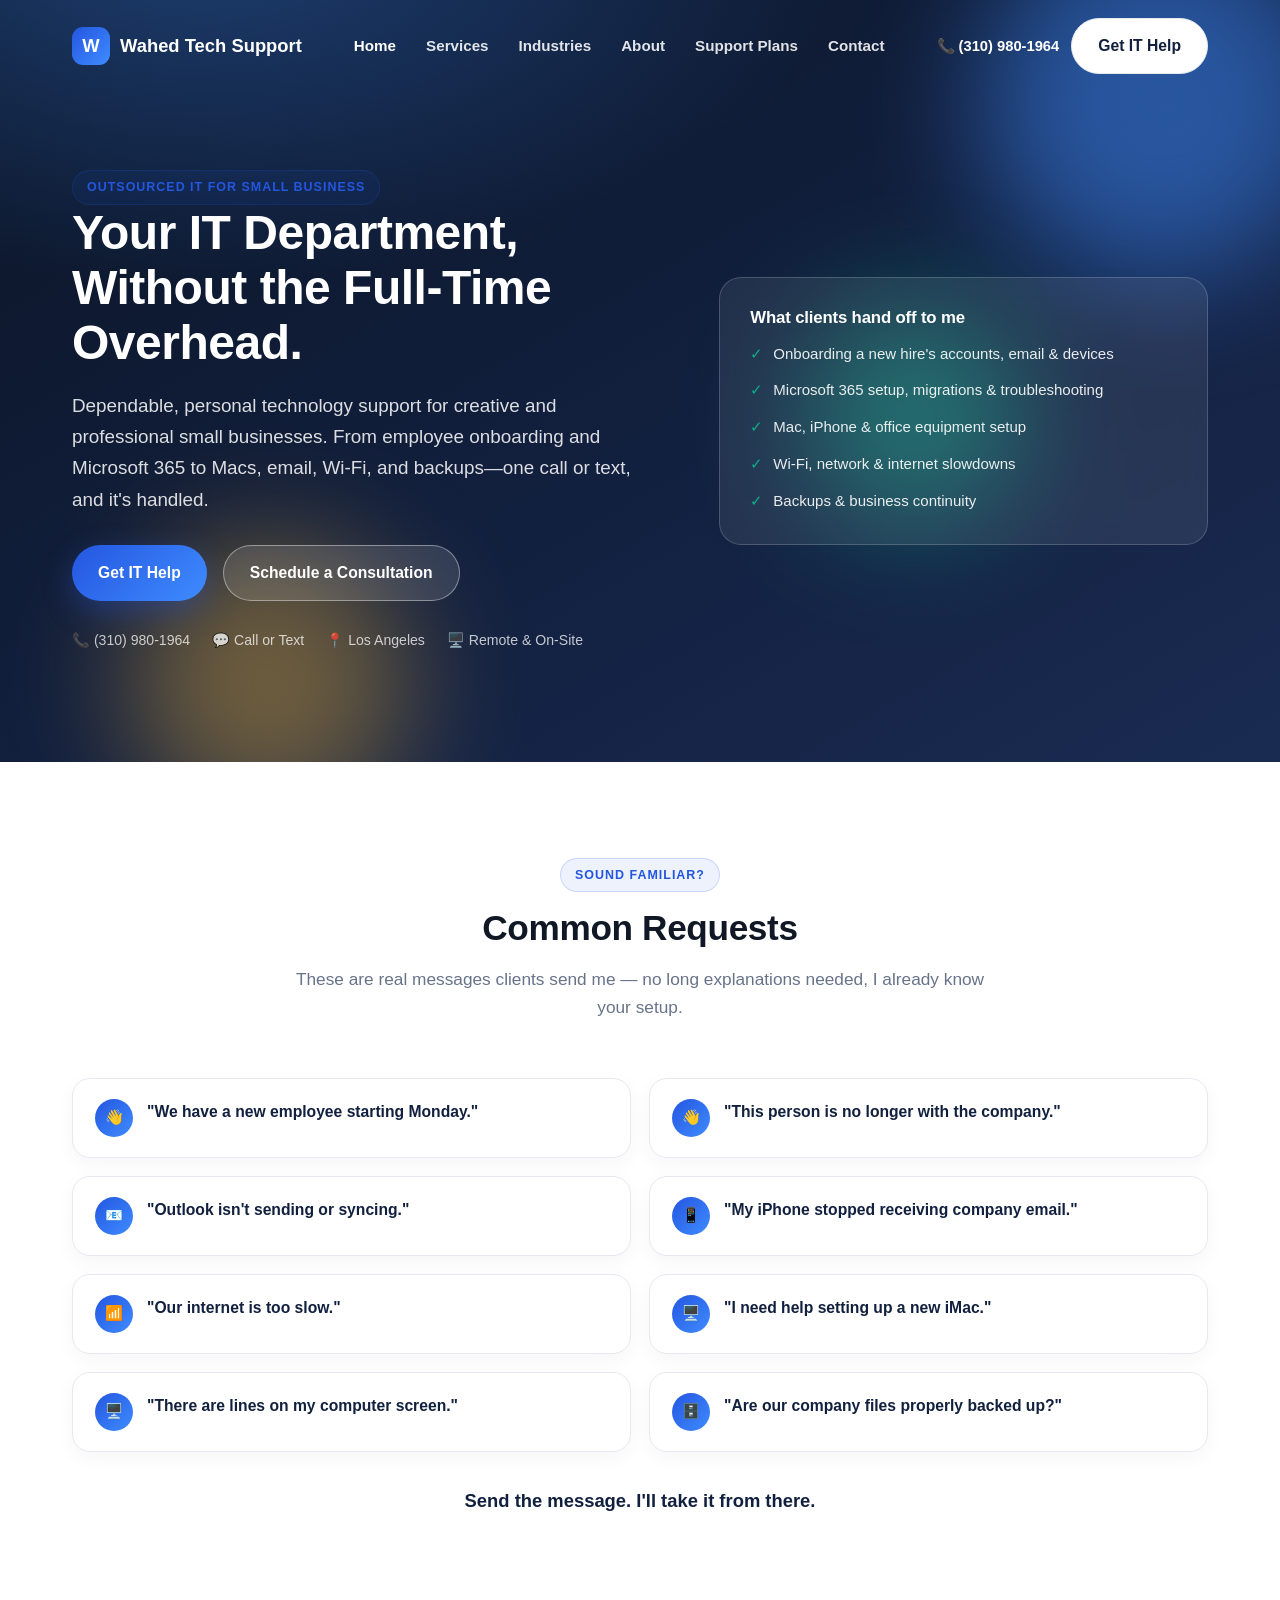
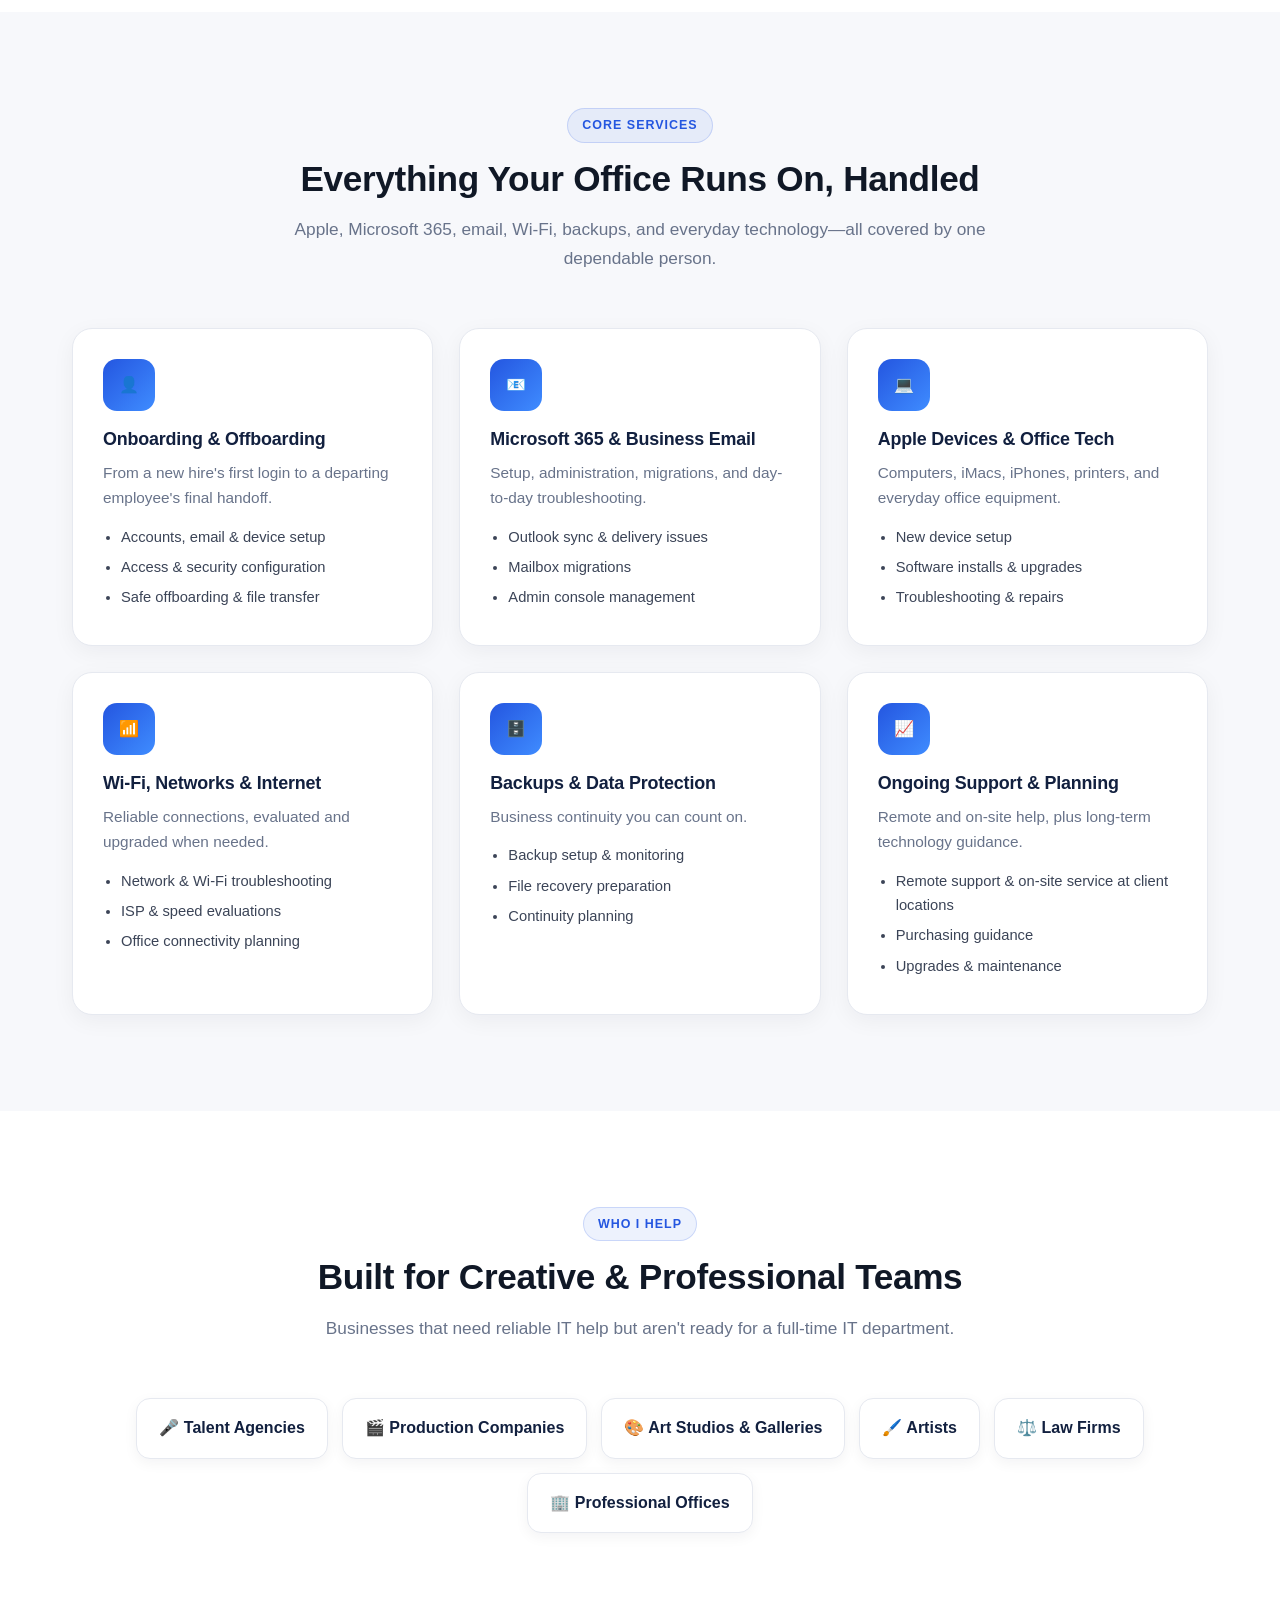
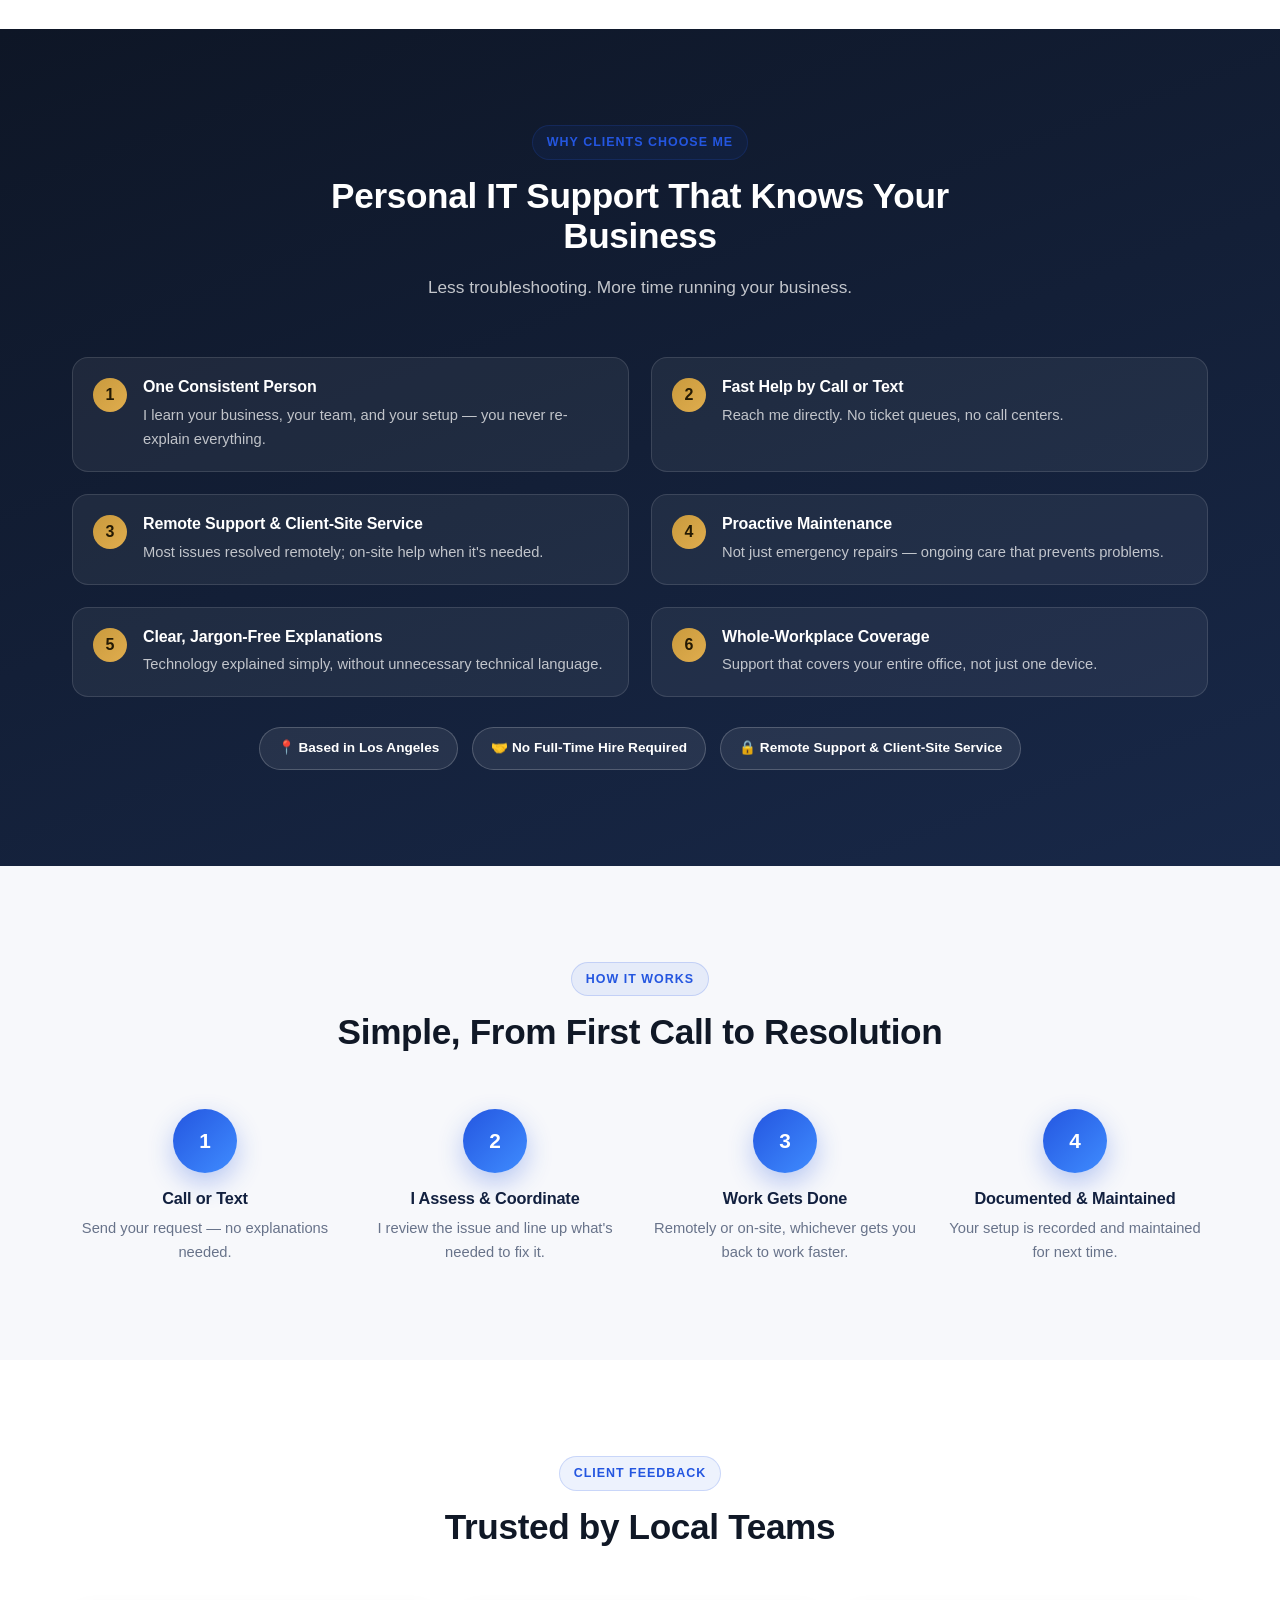
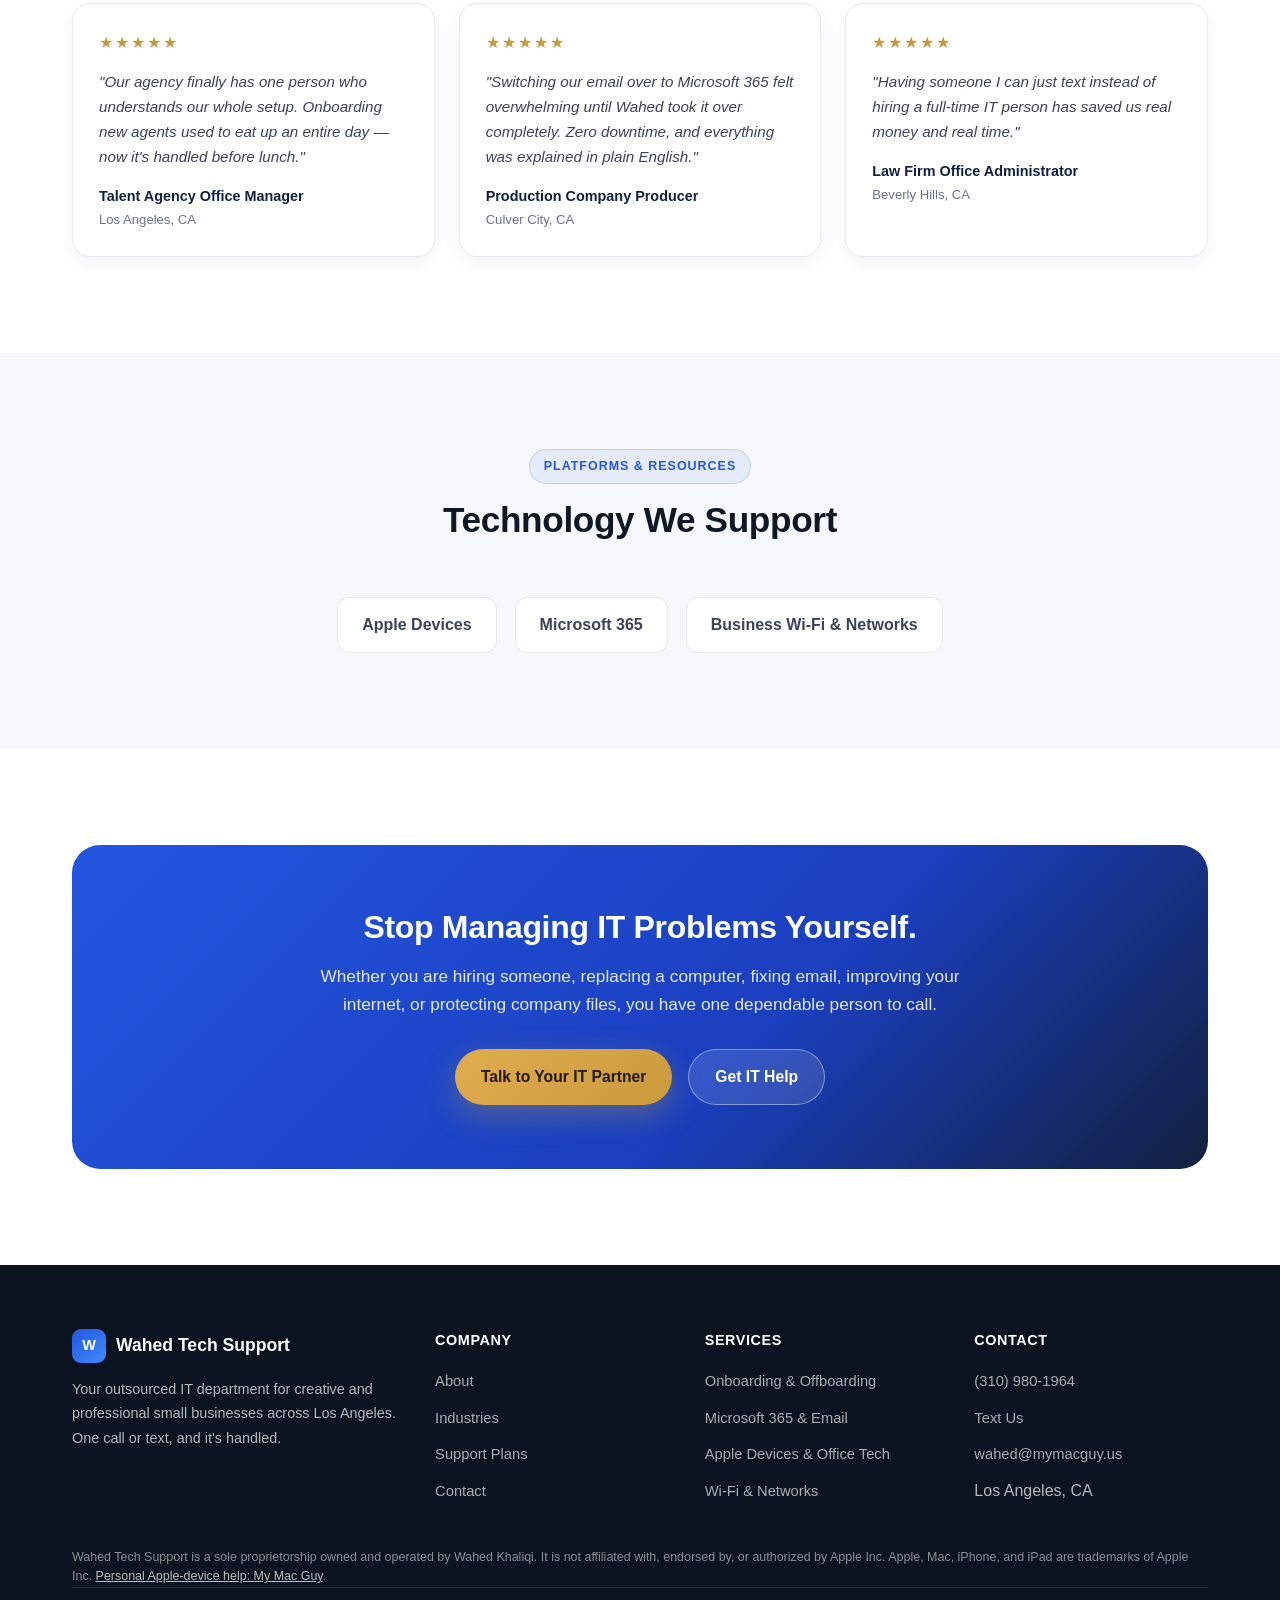
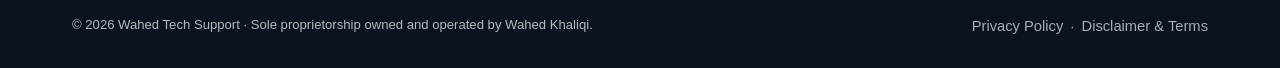
<file: index.html>
<!DOCTYPE html>
<html lang="en">
<head>
<meta charset="UTF-8">
<meta name="viewport" content="width=device-width, initial-scale=1.0">
<link rel="icon" type="image/png" sizes="48x48" href="[data-uri]">
<title>Outsourced IT Support for Los Angeles Small Businesses | Wahed Tech Support</title>
<meta name="description" content="Your IT department without the full-time overhead. Personal, on-call IT support for talent agencies, production companies, studios, and law firms in Los Angeles — Microsoft 365, Apple devices, email, Wi-Fi, backups, onboarding and offboarding.">
<meta name="keywords" content="small business IT support, outsourced IT support Los Angeles, Microsoft 365 support, Mac business support, IT support for creative businesses, on-call IT department, Apple business IT support">
<link rel="canonical" href="https://mymacguy.us/">
<meta name="robots" content="index, follow">
<meta name="geo.region" content="US-CA">
<meta name="geo.placename" content="Los Angeles">
<meta property="og:type" content="website">
<meta property="og:title" content="Your IT Department, Without the Full-Time Overhead | Wahed Tech Support">
<meta property="og:description" content="Personal, on-call IT support for creative and professional small businesses in Los Angeles. One call or text, and it's handled.">
<meta property="og:url" content="https://mymacguy.us/">
<meta property="og:site_name" content="Wahed Tech Support">
<meta name="twitter:card" content="summary_large_image">
<meta name="twitter:title" content="Your IT Department, Without the Full-Time Overhead">
<meta name="twitter:description" content="Personal, on-call IT support for creative and professional small businesses in Los Angeles.">
<link rel="stylesheet" href="assets/style.css">
<script type="application/ld+json">
{
  "@context": "https://schema.org",
  "@type": "ProfessionalService",
  "name": "Wahed Tech Support",
  "alternateName": "My Mac Guy",
  "description": "Outsourced IT department for small creative and professional businesses in Los Angeles — Microsoft 365, Apple devices, email, Wi-Fi, backups, onboarding and offboarding.",
  "telephone": "+1-310-980-1964",
  "email": "wahed@mymacguy.us",
  "url": "https://mymacguy.us/",
  "founder": {"@type": "Person", "name": "Wahed Khaliqi"},
  "address": {
    "@type": "PostalAddress",
    "addressLocality": "Los Angeles",
    "addressRegion": "CA",
    "addressCountry": "US"
  },
  "sameAs": ["https://mymacguy.net/"],
  "areaServed": [
    {"@type": "City", "name": "Los Angeles"},
    {"@type": "City", "name": "Beverly Hills"},
    {"@type": "City", "name": "Santa Monica"},
    {"@type": "City", "name": "West Hollywood"},
    {"@type": "City", "name": "Culver City"},
    {"@type": "City", "name": "Burbank"}
  ],
  "priceRange": "$$",
  "knowsAbout": ["Microsoft 365", "Apple device support", "Business Wi-Fi", "Data backup", "Employee onboarding IT"]
}
</script>
</head>
<body><header class="site">
  <div class="wrap">
    <a href="index.html" class="brand"><span class="mark" aria-hidden="true"></span>Wahed Tech Support</a>
    <nav class="links">
      <a href="index.html">Home</a>
      <a href="services.html">Services</a>
      <a href="industries.html">Industries</a>
      <a href="about.html">About</a>
      <a href="support-plans.html">Support Plans</a>
      <a href="contact.html">Contact</a>
    </nav>
    <div class="nav-cta">
      <a href="tel:+13109801964" class="nav-call">📞 (310) 980-1964</a>
      <a href="contact.html" class="btn btn-outline">Get IT Help</a>
    </div>
    <button class="burger" aria-label="Open menu">
      <svg width="26" height="26" viewBox="0 0 24 24" fill="none" stroke="currentColor" stroke-width="2"><line x1="3" y1="6" x2="21" y2="6"/><line x1="3" y1="12" x2="21" y2="12"/><line x1="3" y1="18" x2="21" y2="18"/></svg>
    </button>
  </div>
</header>
<div class="mobile-menu">
  <button class="close-x" aria-label="Close menu">✕</button>
  <a href="index.html">Home</a>
  <a href="services.html">Services</a>
  <a href="industries.html">Industries</a>
  <a href="about.html">About</a>
  <a href="support-plans.html">Support Plans</a>
  <a href="contact.html">Contact</a>
  <a href="tel:+13109801964" class="btn btn-primary" style="margin-top:14px">Call (310) 980-1964</a>
</div>
<section class="hero">
  <div class="blob b1"></div><div class="blob b2"></div><div class="blob b3"></div>
  <div class="wrap hero-grid">
    <div>
      <span class="eyebrow">Outsourced IT for Small Business</span>
      <h1>Your IT Department, Without the Full-Time Overhead.</h1>
      <p class="lead">Dependable, personal technology support for creative and professional small businesses. From employee onboarding and Microsoft 365 to Macs, email, Wi-Fi, and backups—one call or text, and it's handled.</p>
      <div class="hero-actions">
        <a href="contact.html" class="btn btn-primary">Get IT Help</a>
        <a href="contact.html#consult" class="btn btn-ghost">Schedule a Consultation</a>
      </div>
      <div class="hero-trust">
        <span>📞 (310) 980-1964</span>
        <span>💬 Call or Text</span>
        <span>📍 Los Angeles</span>
        <span>🖥️ Remote &amp; On-Site</span>
      </div>
    </div>
    <div class="hero-card reveal">
      <h3>What clients hand off to me</h3>
      <ul>
        <li><span class="ico">✓</span> Onboarding a new hire's accounts, email &amp; devices</li>
        <li><span class="ico">✓</span> Microsoft 365 setup, migrations &amp; troubleshooting</li>
        <li><span class="ico">✓</span> Mac, iPhone &amp; office equipment setup</li>
        <li><span class="ico">✓</span> Wi-Fi, network &amp; internet slowdowns</li>
        <li><span class="ico">✓</span> Backups &amp; business continuity</li>
      </ul>
    </div>
  </div>
</section>

<section class="section" id="requests">
  <div class="wrap">
    <div class="section-head reveal">
      <span class="eyebrow">Sound Familiar?</span>
      <h2>Common Requests</h2>
      <p>These are real messages clients send me — no long explanations needed, I already know your setup.</p>
    </div>
    <div class="msg-grid">
      <div class="msg reveal"><div class="bub">👋</div><p>"We have a new employee starting Monday."</p></div>
      <div class="msg reveal"><div class="bub">👋</div><p>"This person is no longer with the company."</p></div>
      <div class="msg reveal"><div class="bub">📧</div><p>"Outlook isn't sending or syncing."</p></div>
      <div class="msg reveal"><div class="bub">📱</div><p>"My iPhone stopped receiving company email."</p></div>
      <div class="msg reveal"><div class="bub">📶</div><p>"Our internet is too slow."</p></div>
      <div class="msg reveal"><div class="bub">🖥️</div><p>"I need help setting up a new iMac."</p></div>
      <div class="msg reveal"><div class="bub">🖥️</div><p>"There are lines on my computer screen."</p></div>
      <div class="msg reveal"><div class="bub">🗄️</div><p>"Are our company files properly backed up?"</p></div>
    </div>
    <p class="msg-follow reveal">Send the message. I'll take it from there.</p>
  </div>
</section>
<section class="section tint" id="services-preview">
  <div class="wrap">
    <div class="section-head reveal">
      <span class="eyebrow">Core Services</span>
      <h2>Everything Your Office Runs On, Handled</h2>
      <p>Apple, Microsoft 365, email, Wi-Fi, backups, and everyday technology—all covered by one dependable person.</p>
    </div>
    <div class="grid3">
      <div class="card reveal" id="onboarding"><div class="ic">👤</div><h3>Onboarding &amp; Offboarding</h3><p>From a new hire's first login to a departing employee's final handoff.</p><ul><li>Accounts, email &amp; device setup</li><li>Access &amp; security configuration</li><li>Safe offboarding &amp; file transfer</li></ul></div>
      <div class="card reveal" id="microsoft365"><div class="ic">📧</div><h3>Microsoft 365 &amp; Business Email</h3><p>Setup, administration, migrations, and day-to-day troubleshooting.</p><ul><li>Outlook sync &amp; delivery issues</li><li>Mailbox migrations</li><li>Admin console management</li></ul></div>
      <div class="card reveal" id="apple"><div class="ic">💻</div><h3>Apple Devices &amp; Office Tech</h3><p>Computers, iMacs, iPhones, printers, and everyday office equipment.</p><ul><li>New device setup</li><li>Software installs &amp; upgrades</li><li>Troubleshooting &amp; repairs</li></ul></div>
      <div class="card reveal" id="network"><div class="ic">📶</div><h3>Wi-Fi, Networks &amp; Internet</h3><p>Reliable connections, evaluated and upgraded when needed.</p><ul><li>Network &amp; Wi-Fi troubleshooting</li><li>ISP &amp; speed evaluations</li><li>Office connectivity planning</li></ul></div>
      <div class="card reveal" id="backups"><div class="ic">🗄️</div><h3>Backups &amp; Data Protection</h3><p>Business continuity you can count on.</p><ul><li>Backup setup &amp; monitoring</li><li>File recovery preparation</li><li>Continuity planning</li></ul></div>
      <div class="card reveal" id="planning"><div class="ic">📈</div><h3>Ongoing Support &amp; Planning</h3><p>Remote and on-site help, plus long-term technology guidance.</p><ul><li>Remote support &amp; on-site service at client locations</li><li>Purchasing guidance</li><li>Upgrades &amp; maintenance</li></ul></div>
    </div>
  </div>
</section>

<section class="section" id="who">
  <div class="wrap">
    <div class="section-head reveal">
      <span class="eyebrow">Who I Help</span>
      <h2>Built for Creative &amp; Professional Teams</h2>
      <p>Businesses that need reliable IT help but aren't ready for a full-time IT department.</p>
    </div>
    <div class="chip-row reveal">
      <div class="chip">🎤 Talent Agencies</div>
      <div class="chip">🎬 Production Companies</div>
      <div class="chip">🎨 Art Studios &amp; Galleries</div>
      <div class="chip">🖌️ Artists</div>
      <div class="chip">⚖️ Law Firms</div>
      <div class="chip">🏢 Professional Offices</div>
    </div>
  </div>
</section>
<section class="section dark" id="why">
  <div class="wrap">
    <div class="section-head reveal">
      <span class="eyebrow">Why Clients Choose Me</span>
      <h2>Personal IT Support That Knows Your Business</h2>
      <p>Less troubleshooting. More time running your business.</p>
    </div>
    <div class="feat-list">
      <div class="feat reveal"><div class="n">1</div><div><h4>One Consistent Person</h4><p>I learn your business, your team, and your setup — you never re-explain everything.</p></div></div>
      <div class="feat reveal"><div class="n">2</div><div><h4>Fast Help by Call or Text</h4><p>Reach me directly. No ticket queues, no call centers.</p></div></div>
      <div class="feat reveal"><div class="n">3</div><div><h4>Remote Support &amp; Client-Site Service</h4><p>Most issues resolved remotely; on-site help when it's needed.</p></div></div>
      <div class="feat reveal"><div class="n">4</div><div><h4>Proactive Maintenance</h4><p>Not just emergency repairs — ongoing care that prevents problems.</p></div></div>
      <div class="feat reveal"><div class="n">5</div><div><h4>Clear, Jargon-Free Explanations</h4><p>Technology explained simply, without unnecessary technical language.</p></div></div>
      <div class="feat reveal"><div class="n">6</div><div><h4>Whole-Workplace Coverage</h4><p>Support that covers your entire office, not just one device.</p></div></div>
    </div>
    <div class="trust-bar reveal">
      <span class="trust-pill">📍 Based in Los Angeles</span>
      <span class="trust-pill">🤝 No Full-Time Hire Required</span>
      <span class="trust-pill">🔒 Remote Support &amp; Client-Site Service</span>
    </div>
  </div>
</section>

<section class="section tint" id="how">
  <div class="wrap">
    <div class="section-head reveal">
      <span class="eyebrow">How It Works</span>
      <h2>Simple, From First Call to Resolution</h2>
    </div>
    <div class="steps">
      <div class="step reveal"><div class="circ">1</div><h4>Call or Text</h4><p>Send your request — no explanations needed.</p></div>
      <div class="step reveal"><div class="circ">2</div><h4>I Assess &amp; Coordinate</h4><p>I review the issue and line up what's needed to fix it.</p></div>
      <div class="step reveal"><div class="circ">3</div><h4>Work Gets Done</h4><p>Remotely or on-site, whichever gets you back to work faster.</p></div>
      <div class="step reveal"><div class="circ">4</div><h4>Documented &amp; Maintained</h4><p>Your setup is recorded and maintained for next time.</p></div>
    </div>
  </div>
</section>
<section class="section" id="reviews">
  <div class="wrap">
    <div class="section-head reveal"><span class="eyebrow">Client Feedback</span><h2>Trusted by Local Teams</h2></div>
    <div class="rev-grid">
      <div class="rev reveal"><div class="stars">★★★★★</div><p>"Our agency finally has one person who understands our whole setup. Onboarding new agents used to eat up an entire day — now it's handled before lunch."</p><div class="who">Talent Agency Office Manager<span>Los Angeles, CA</span></div></div>
      <div class="rev reveal"><div class="stars">★★★★★</div><p>"Switching our email over to Microsoft 365 felt overwhelming until Wahed took it over completely. Zero downtime, and everything was explained in plain English."</p><div class="who">Production Company Producer<span>Culver City, CA</span></div></div>
      <div class="rev reveal"><div class="stars">★★★★★</div><p>"Having someone I can just text instead of hiring a full-time IT person has saved us real money and real time."</p><div class="who">Law Firm Office Administrator<span>Beverly Hills, CA</span></div></div>
    </div>
  </div>
</section>

<section class="section tint" id="partners">
  <div class="wrap">
    <div class="section-head reveal"><span class="eyebrow">Platforms &amp; Resources</span><h2>Technology We Support</h2></div>
    <div class="partner-row reveal">
      <div class="partner-badge">Apple Devices</div>
      <div class="partner-badge">Microsoft 365</div>
      <div class="partner-badge">Business Wi-Fi &amp; Networks</div>
    </div>
  </div>
</section>

<section class="section">
  <div class="wrap">
    <div class="cta-final reveal">
      <h2>Stop Managing IT Problems Yourself.</h2>
      <p>Whether you are hiring someone, replacing a computer, fixing email, improving your internet, or protecting company files, you have one dependable person to call.</p>
      <div class="btn-row">
        <a href="tel:+13109801964" class="btn btn-gold">Talk to Your IT Partner</a>
        <a href="contact.html" class="btn btn-ghost">Get IT Help</a>
      </div>
    </div>
  </div>
</section>
<footer>
  <div class="wrap">
    <div class="foot-grid">
      <div>
        <div class="foot-brand"><span class="mark" style="width:34px;height:34px;border-radius:9px;background:linear-gradient(135deg,#2456e0,#3f8cff);display:flex;align-items:center;justify-content:center;font-size:.9rem" aria-hidden="true"></span>Wahed Tech Support</div>
        <p style="font-size:.9rem;line-height:1.7">Your outsourced IT department for creative and professional small businesses across Los Angeles. One call or text, and it's handled.</p>
      </div>
      <div>
        <h5>Company</h5>
        <ul>
          <li><a href="about.html">About</a></li>
          <li><a href="industries.html">Industries</a></li>
          <li><a href="support-plans.html">Support Plans</a></li>
          <li><a href="contact.html">Contact</a></li>
        </ul>
      </div>
      <div>
        <h5>Services</h5>
        <ul>
          <li><a href="services.html#onboarding">Onboarding &amp; Offboarding</a></li>
          <li><a href="services.html#microsoft365">Microsoft 365 &amp; Email</a></li>
          <li><a href="services.html#apple">Apple Devices &amp; Office Tech</a></li>
          <li><a href="services.html#network">Wi-Fi &amp; Networks</a></li>
        </ul>
      </div>
      <div>
        <h5>Contact</h5>
        <ul>
          <li><a href="tel:+13109801964">(310) 980-1964</a></li>
          <li><a href="sms:+13109801964">Text Us</a></li>
          <li><a href="mailto:wahed@mymacguy.us">wahed@mymacguy.us</a></li>
          <li>Los Angeles, CA</li>
        </ul>
      </div>
    </div>
    <p class="brand-disclaimer">Wahed Tech Support is a sole proprietorship owned and operated by Wahed Khaliqi. It is not affiliated with, endorsed by, or authorized by Apple Inc. Apple, Mac, iPhone, and iPad are trademarks of Apple Inc. <a href="https://mymacguy.net/">Personal Apple-device help: My Mac Guy</a>.</p>
    <div class="foot-bottom">
      <span>© 2026 Wahed Tech Support · Sole proprietorship owned and operated by Wahed Khaliqi.</span>
      <span><a href="privacy.html">Privacy Policy</a> &nbsp;·&nbsp; <a href="disclaimer.html">Disclaimer &amp; Terms</a></span>
    </div>
  </div>
</footer>
<div class="sticky-call">
  <div class="row">
    <a href="tel:+13109801964" class="btn btn-primary">📞 Call Now</a>
    <a href="sms:+13109801964" class="btn btn-outline">💬 Text</a>
  </div>
</div>
<script src="assets/main.js"></script>
</body>
</html>
</file>
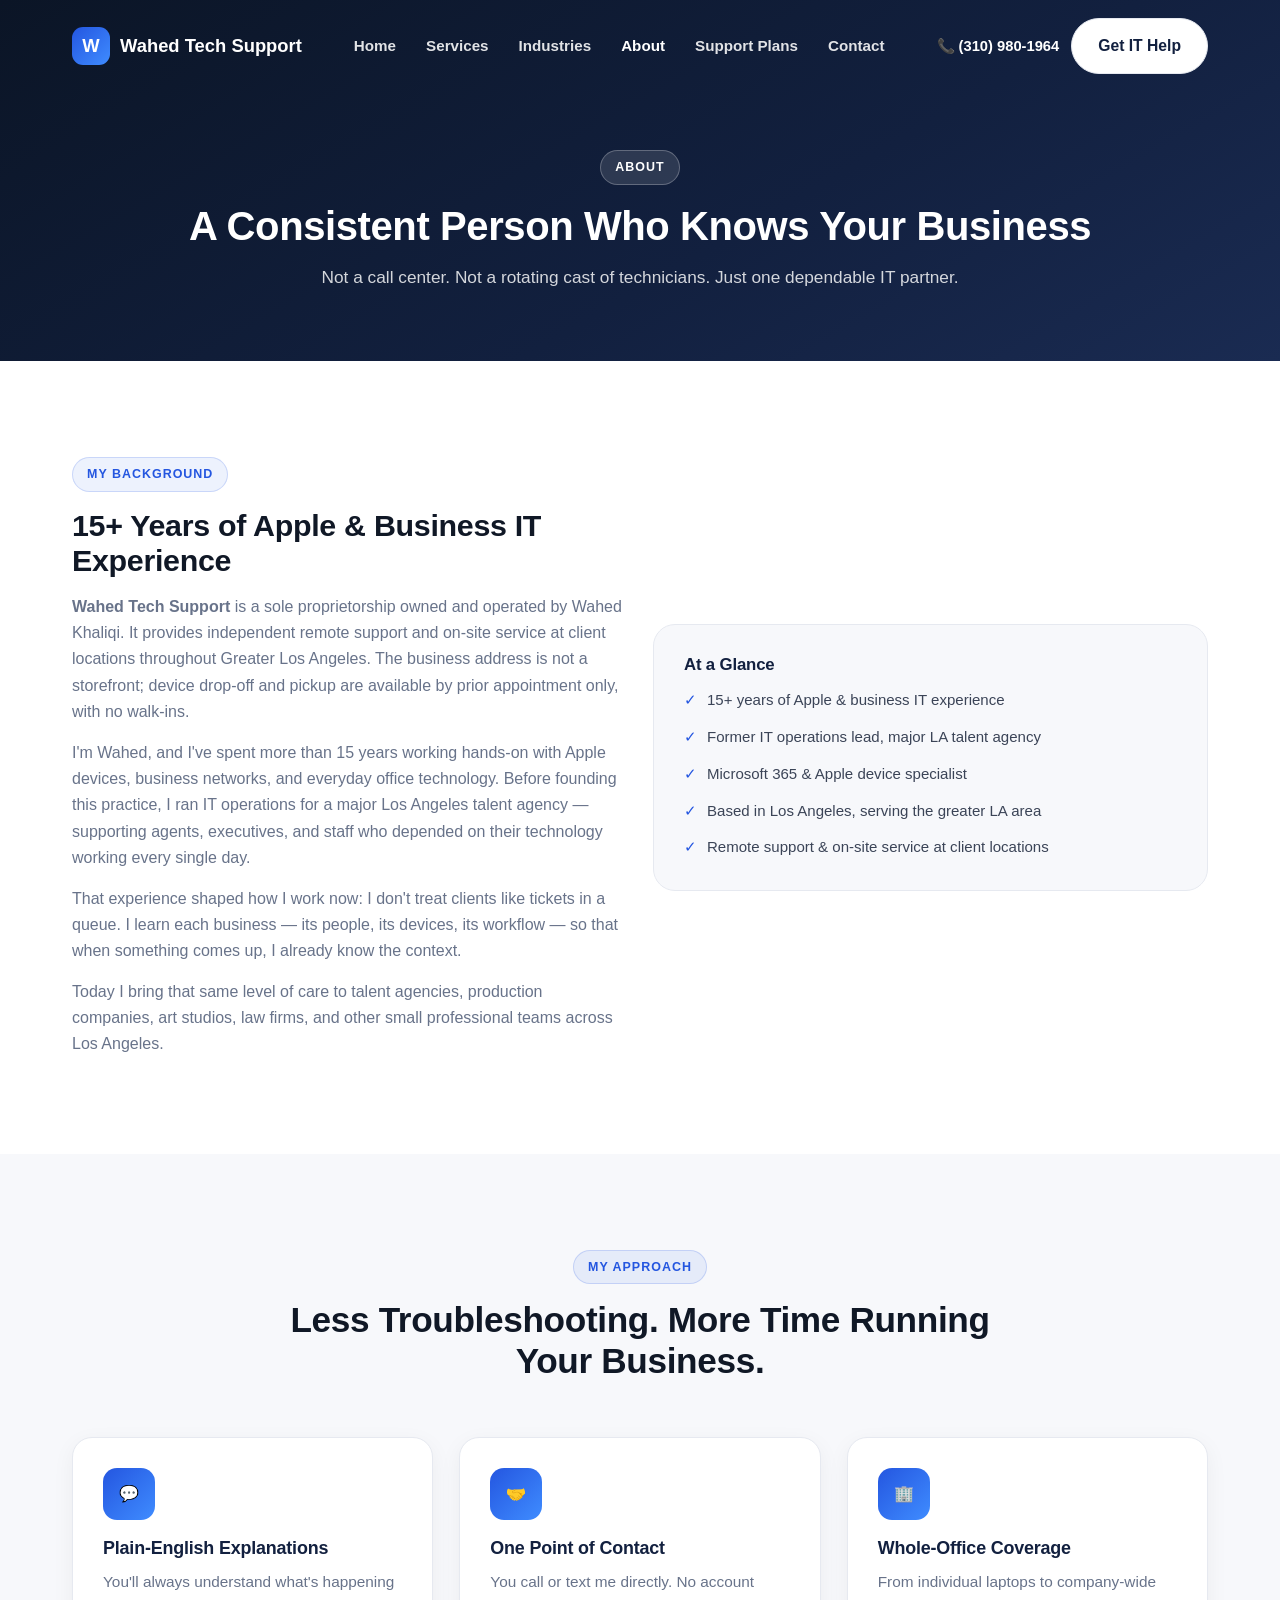
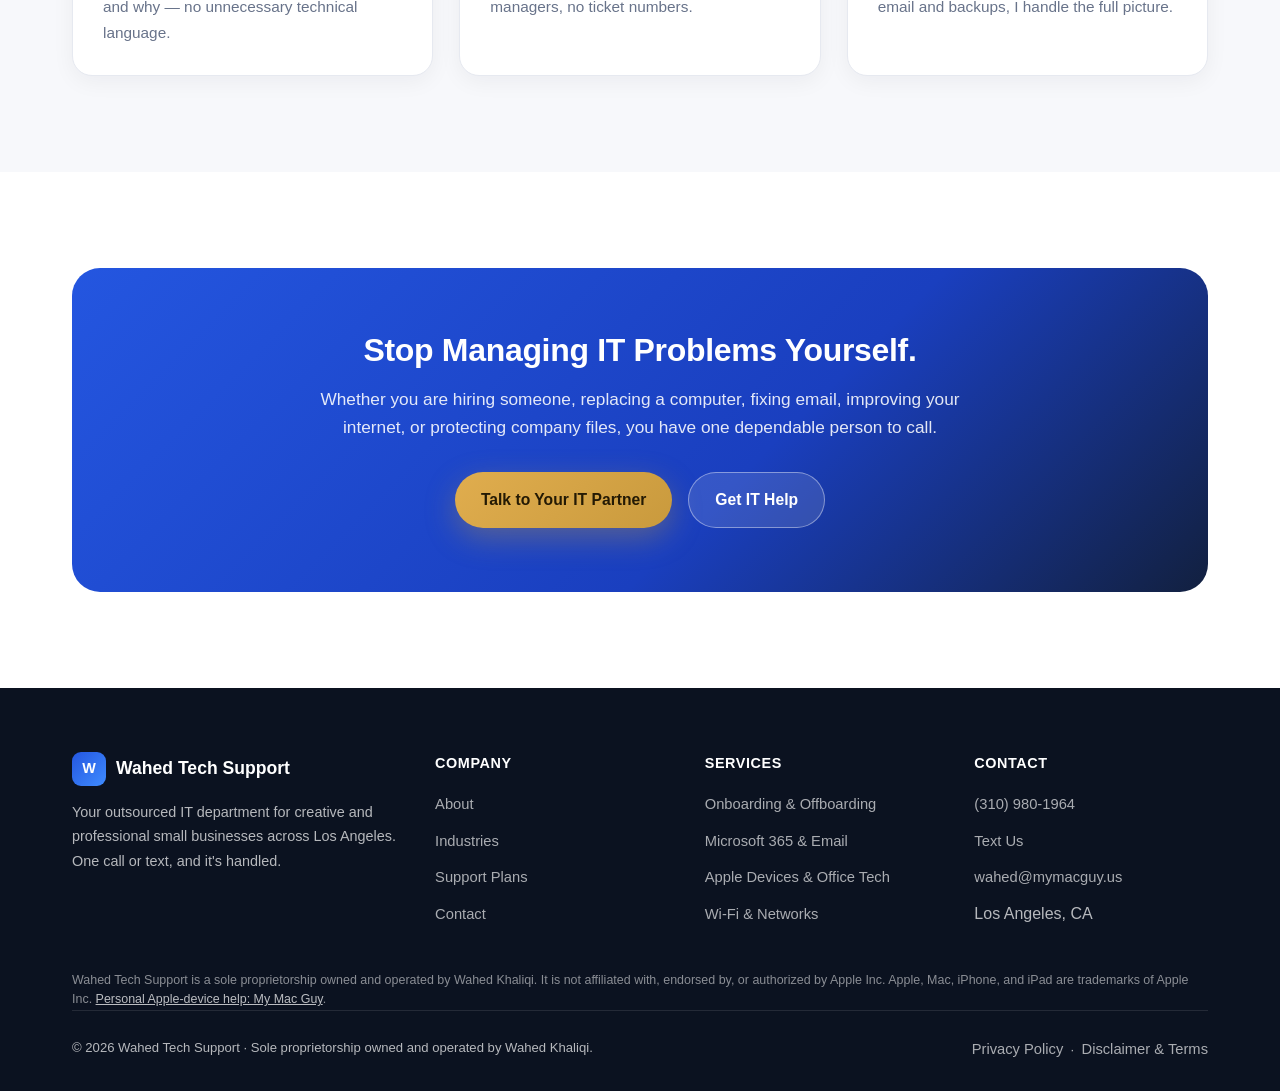
<file: about.html>
<!DOCTYPE html>
<html lang="en">
<head>
<meta charset="UTF-8">
<meta name="viewport" content="width=device-width, initial-scale=1.0">
<link rel="icon" type="image/png" sizes="48x48" href="[data-uri]">
<title>About Wahed Tech Support | Outsourced IT Support in Los Angeles</title>
<meta name="description" content="Meet Wahed — 15+ years of Apple and business IT experience, including running IT operations at a major Los Angeles talent agency. Now bringing that same personal, dependable support to small businesses.">
<meta name="keywords" content="outsourced IT support Los Angeles, Mac business support, small business IT support, IT support for creative businesses">
<link rel="canonical" href="https://mymacguy.us/about.html">
<meta name="robots" content="index, follow">
<meta property="og:type" content="website">
<meta property="og:title" content="About Wahed Tech Support">
<meta property="og:description" content="15+ years of Apple and business IT experience, now supporting small creative and professional businesses in Los Angeles.">
<meta property="og:url" content="https://mymacguy.us/about.html">
<meta name="twitter:card" content="summary_large_image">
<link rel="stylesheet" href="assets/style.css">
</head>
<body><header class="site">
  <div class="wrap">
    <a href="index.html" class="brand"><span class="mark" aria-hidden="true"></span>Wahed Tech Support</a>
    <nav class="links">
      <a href="index.html">Home</a>
      <a href="services.html">Services</a>
      <a href="industries.html">Industries</a>
      <a href="about.html">About</a>
      <a href="support-plans.html">Support Plans</a>
      <a href="contact.html">Contact</a>
    </nav>
    <div class="nav-cta">
      <a href="tel:+13109801964" class="nav-call">📞 (310) 980-1964</a>
      <a href="contact.html" class="btn btn-outline">Get IT Help</a>
    </div>
    <button class="burger" aria-label="Open menu">
      <svg width="26" height="26" viewBox="0 0 24 24" fill="none" stroke="currentColor" stroke-width="2"><line x1="3" y1="6" x2="21" y2="6"/><line x1="3" y1="12" x2="21" y2="12"/><line x1="3" y1="18" x2="21" y2="18"/></svg>
    </button>
  </div>
</header>
<div class="mobile-menu">
  <button class="close-x" aria-label="Close menu">✕</button>
  <a href="index.html">Home</a>
  <a href="services.html">Services</a>
  <a href="industries.html">Industries</a>
  <a href="about.html">About</a>
  <a href="support-plans.html">Support Plans</a>
  <a href="contact.html">Contact</a>
  <a href="tel:+13109801964" class="btn btn-primary" style="margin-top:14px">Call (310) 980-1964</a>
</div>
<section class="page-hero">
  <div class="wrap">
    <span class="eyebrow">About</span>
    <h1>A Consistent Person Who Knows Your Business</h1>
    <p>Not a call center. Not a rotating cast of technicians. Just one dependable IT partner.</p>
  </div>
</section>

<section class="section">
  <div class="wrap">
    <div class="grid2" style="align-items:center">
      <div class="reveal">
        <span class="eyebrow">My Background</span>
        <h2 style="font-size:1.9rem;margin:16px 0">15+ Years of Apple &amp; Business IT Experience</h2>
        <p style="color:var(--gray);margin-bottom:14px"><strong>Wahed Tech Support</strong> is a sole proprietorship owned and operated by Wahed Khaliqi. It provides independent remote support and on-site service at client locations throughout Greater Los Angeles. The business address is not a storefront; device drop-off and pickup are available by prior appointment only, with no walk-ins.</p>
        <p style="color:var(--gray);margin-bottom:14px">I'm Wahed, and I've spent more than 15 years working hands-on with Apple devices, business networks, and everyday office technology. Before founding this practice, I ran IT operations for a major Los Angeles talent agency — supporting agents, executives, and staff who depended on their technology working every single day.</p>
        <p style="color:var(--gray);margin-bottom:14px">That experience shaped how I work now: I don't treat clients like tickets in a queue. I learn each business — its people, its devices, its workflow — so that when something comes up, I already know the context.</p>
        <p style="color:var(--gray)">Today I bring that same level of care to talent agencies, production companies, art studios, law firms, and other small professional teams across Los Angeles.</p>
      </div>
      <div class="hero-card reveal" style="background:var(--bg);border-color:var(--line)">
        <h3 style="color:var(--navy)">At a Glance</h3>
        <ul>
          <li><span class="ico" style="color:var(--blue)">✓</span> <span style="color:var(--slate)">15+ years of Apple &amp; business IT experience</span></li>
          <li><span class="ico" style="color:var(--blue)">✓</span> <span style="color:var(--slate)">Former IT operations lead, major LA talent agency</span></li>
          <li><span class="ico" style="color:var(--blue)">✓</span> <span style="color:var(--slate)">Microsoft 365 &amp; Apple device specialist</span></li>
          <li><span class="ico" style="color:var(--blue)">✓</span> <span style="color:var(--slate)">Based in Los Angeles, serving the greater LA area</span></li>
          <li><span class="ico" style="color:var(--blue)">✓</span> <span style="color:var(--slate)">Remote support &amp; on-site service at client locations</span></li>
        </ul>
      </div>
    </div>
  </div>
</section>

<section class="section tint">
  <div class="wrap">
    <div class="section-head reveal">
      <span class="eyebrow">My Approach</span>
      <h2>Less Troubleshooting. More Time Running Your Business.</h2>
    </div>
    <div class="grid3">
      <div class="card reveal"><div class="ic">💬</div><h3>Plain-English Explanations</h3><p>You'll always understand what's happening and why — no unnecessary technical language.</p></div>
      <div class="card reveal"><div class="ic">🤝</div><h3>One Point of Contact</h3><p>You call or text me directly. No account managers, no ticket numbers.</p></div>
      <div class="card reveal"><div class="ic">🏢</div><h3>Whole-Office Coverage</h3><p>From individual laptops to company-wide email and backups, I handle the full picture.</p></div>
    </div>
  </div>
</section>

<section class="section">
  <div class="wrap">
    <div class="cta-final reveal">
      <h2>Stop Managing IT Problems Yourself.</h2>
      <p>Whether you are hiring someone, replacing a computer, fixing email, improving your internet, or protecting company files, you have one dependable person to call.</p>
      <div class="btn-row">
        <a href="tel:+13109801964" class="btn btn-gold">Talk to Your IT Partner</a>
        <a href="contact.html" class="btn btn-ghost">Get IT Help</a>
      </div>
    </div>
  </div>
</section>
<footer>
  <div class="wrap">
    <div class="foot-grid">
      <div>
        <div class="foot-brand"><span class="mark" style="width:34px;height:34px;border-radius:9px;background:linear-gradient(135deg,#2456e0,#3f8cff);display:flex;align-items:center;justify-content:center;font-size:.9rem" aria-hidden="true"></span>Wahed Tech Support</div>
        <p style="font-size:.9rem;line-height:1.7">Your outsourced IT department for creative and professional small businesses across Los Angeles. One call or text, and it's handled.</p>
      </div>
      <div>
        <h5>Company</h5>
        <ul>
          <li><a href="about.html">About</a></li>
          <li><a href="industries.html">Industries</a></li>
          <li><a href="support-plans.html">Support Plans</a></li>
          <li><a href="contact.html">Contact</a></li>
        </ul>
      </div>
      <div>
        <h5>Services</h5>
        <ul>
          <li><a href="services.html#onboarding">Onboarding &amp; Offboarding</a></li>
          <li><a href="services.html#microsoft365">Microsoft 365 &amp; Email</a></li>
          <li><a href="services.html#apple">Apple Devices &amp; Office Tech</a></li>
          <li><a href="services.html#network">Wi-Fi &amp; Networks</a></li>
        </ul>
      </div>
      <div>
        <h5>Contact</h5>
        <ul>
          <li><a href="tel:+13109801964">(310) 980-1964</a></li>
          <li><a href="sms:+13109801964">Text Us</a></li>
          <li><a href="mailto:wahed@mymacguy.us">wahed@mymacguy.us</a></li>
          <li>Los Angeles, CA</li>
        </ul>
      </div>
    </div>
    <p class="brand-disclaimer">Wahed Tech Support is a sole proprietorship owned and operated by Wahed Khaliqi. It is not affiliated with, endorsed by, or authorized by Apple Inc. Apple, Mac, iPhone, and iPad are trademarks of Apple Inc. <a href="https://mymacguy.net/">Personal Apple-device help: My Mac Guy</a>.</p>
    <div class="foot-bottom">
      <span>© 2026 Wahed Tech Support · Sole proprietorship owned and operated by Wahed Khaliqi.</span>
      <span><a href="privacy.html">Privacy Policy</a> &nbsp;·&nbsp; <a href="disclaimer.html">Disclaimer &amp; Terms</a></span>
    </div>
  </div>
</footer>
<div class="sticky-call">
  <div class="row">
    <a href="tel:+13109801964" class="btn btn-primary">📞 Call Now</a>
    <a href="sms:+13109801964" class="btn btn-outline">💬 Text</a>
  </div>
</div>
<script src="assets/main.js"></script>
</body>
</html>
</file>
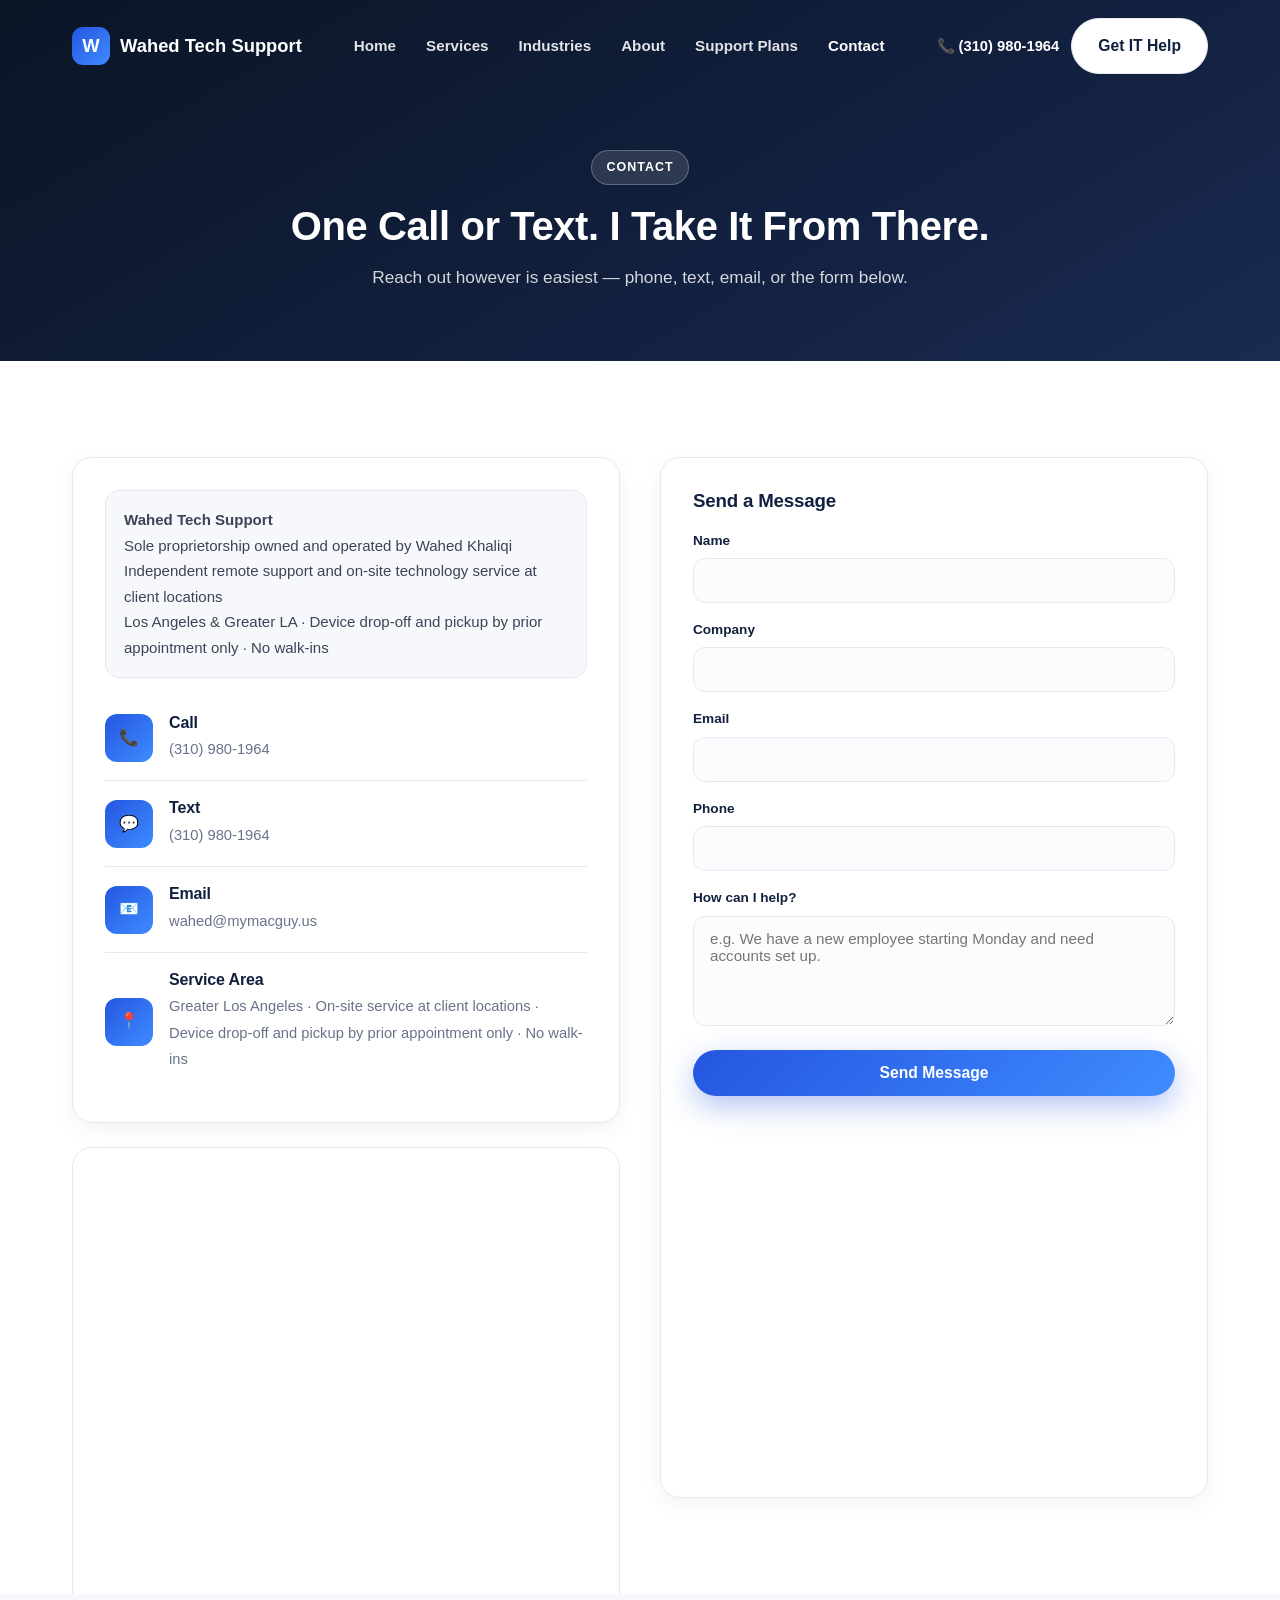
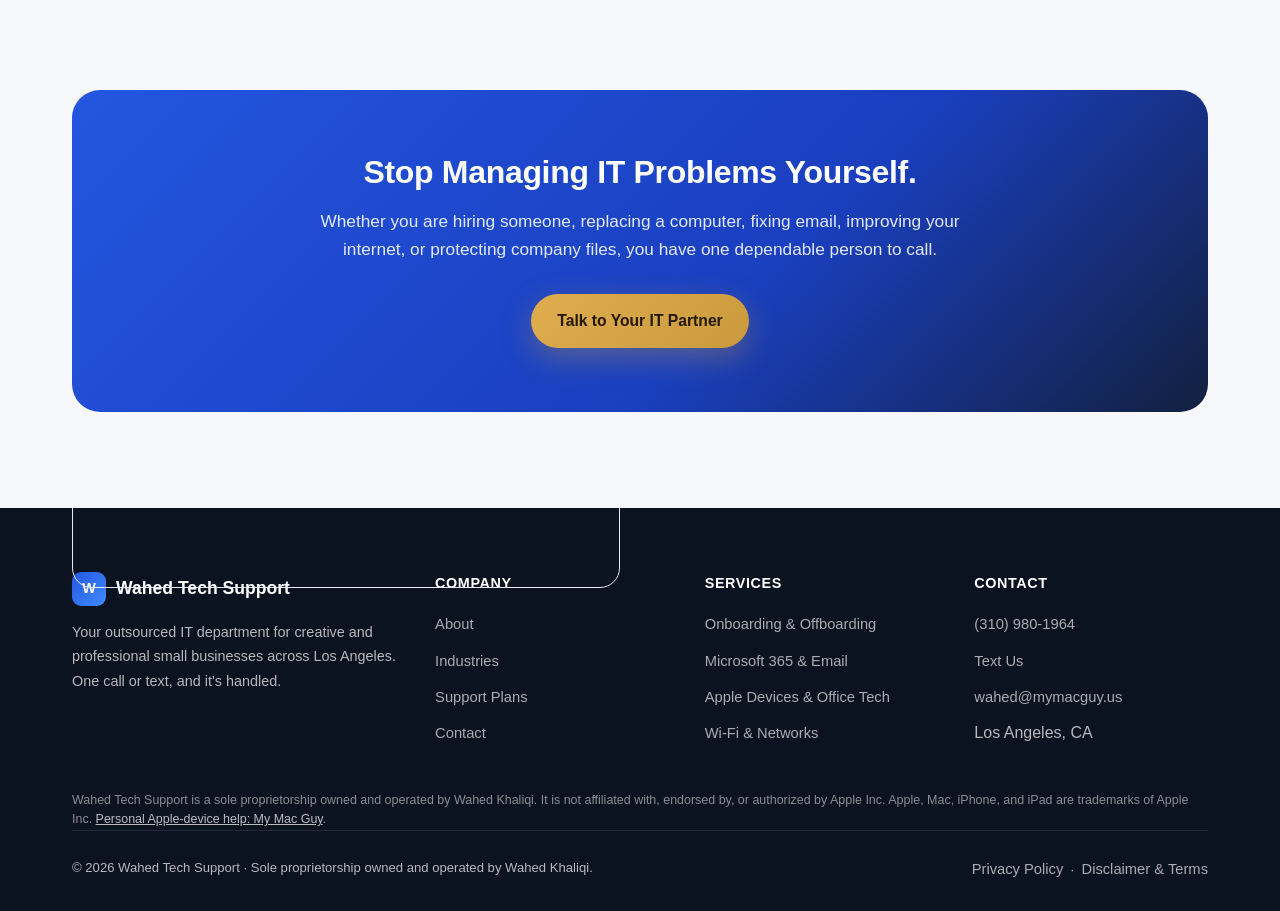
<file: contact.html>
<!DOCTYPE html>
<html lang="en">
<head>
<meta charset="UTF-8">
<meta name="viewport" content="width=device-width, initial-scale=1.0">
<link rel="icon" type="image/png" sizes="48x48" href="[data-uri]">
<title>Contact Wahed Tech Support | Call, Text, or Email for IT Help | Los Angeles</title>
<meta name="description" content="Get in touch for outsourced IT support in Los Angeles. Call or text (310) 980-1964, email wahed@mymacguy.us, or send a message — I'll take it from there.">
<meta name="keywords" content="contact IT support Los Angeles, small business IT support, outsourced IT support">
<link rel="canonical" href="https://mymacguy.us/contact.html">
<meta name="robots" content="index, follow">
<meta property="og:type" content="website">
<meta property="og:title" content="Contact Wahed Tech Support">
<meta property="og:description" content="Call or text (310) 980-1964 for outsourced IT support in Los Angeles.">
<meta property="og:url" content="https://mymacguy.us/contact.html">
<meta name="twitter:card" content="summary_large_image">
<link rel="stylesheet" href="assets/style.css">
</head>
<body><header class="site">
  <div class="wrap">
    <a href="index.html" class="brand"><span class="mark" aria-hidden="true"></span>Wahed Tech Support</a>
    <nav class="links">
      <a href="index.html">Home</a>
      <a href="services.html">Services</a>
      <a href="industries.html">Industries</a>
      <a href="about.html">About</a>
      <a href="support-plans.html">Support Plans</a>
      <a href="contact.html">Contact</a>
    </nav>
    <div class="nav-cta">
      <a href="tel:+13109801964" class="nav-call">📞 (310) 980-1964</a>
      <a href="contact.html" class="btn btn-outline">Get IT Help</a>
    </div>
    <button class="burger" aria-label="Open menu">
      <svg width="26" height="26" viewBox="0 0 24 24" fill="none" stroke="currentColor" stroke-width="2"><line x1="3" y1="6" x2="21" y2="6"/><line x1="3" y1="12" x2="21" y2="12"/><line x1="3" y1="18" x2="21" y2="18"/></svg>
    </button>
  </div>
</header>
<div class="mobile-menu">
  <button class="close-x" aria-label="Close menu">✕</button>
  <a href="index.html">Home</a>
  <a href="services.html">Services</a>
  <a href="industries.html">Industries</a>
  <a href="about.html">About</a>
  <a href="support-plans.html">Support Plans</a>
  <a href="contact.html">Contact</a>
  <a href="tel:+13109801964" class="btn btn-primary" style="margin-top:14px">Call (310) 980-1964</a>
</div>
<section class="page-hero">
  <div class="wrap">
    <span class="eyebrow">Contact</span>
    <h1>One Call or Text. I Take It From There.</h1>
    <p>Reach out however is easiest — phone, text, email, or the form below.</p>
  </div>
</section>

<section class="section" id="consult">
  <div class="wrap">
    <div class="contact-grid">
      <div class="reveal">
        <div class="contact-card" style="margin-bottom:24px">
          <p class="business-identity"><strong>Wahed Tech Support</strong><br>Sole proprietorship owned and operated by Wahed Khaliqi<br>Independent remote support and on-site technology service at client locations<br>Los Angeles &amp; Greater LA · Device drop-off and pickup by prior appointment only · No walk-ins</p>
          <div class="contact-method">
            <div class="ic">📞</div>
            <div><h4>Call</h4><a href="tel:+13109801964">(310) 980-1964</a></div>
          </div>
          <div class="contact-method">
            <div class="ic">💬</div>
            <div><h4>Text</h4><a href="sms:+13109801964">(310) 980-1964</a></div>
          </div>
          <div class="contact-method">
            <div class="ic">📧</div>
            <div><h4>Email</h4><a href="mailto:wahed@mymacguy.us">wahed@mymacguy.us</a></div>
          </div>
          <div class="contact-method">
            <div class="ic">📍</div>
            <div><h4>Service Area</h4><span>Greater Los Angeles · On-site service at client locations · Device drop-off and pickup by prior appointment only · No walk-ins</span></div>
          </div>
        </div>
        <div class="map-frame">
          <iframe src="https://www.google.com/maps?q=Los+Angeles,+CA&output=embed" allowfullscreen="" loading="lazy" referrerpolicy="no-referrer-when-downgrade" title="Service area map"></iframe>
        </div>
      </div>
      <div class="contact-card reveal">
        <h3 style="color:var(--navy);margin-bottom:18px">Send a Message</h3>
        <form class="cform" id="contactForm">
          <div>
            <label for="cf-name">Name</label>
            <input type="text" id="cf-name" name="name" required>
          </div>
          <div>
            <label for="cf-company">Company</label>
            <input type="text" id="cf-company" name="company">
          </div>
          <div>
            <label for="cf-email">Email</label>
            <input type="email" id="cf-email" name="email" required>
          </div>
          <div>
            <label for="cf-phone">Phone</label>
            <input type="tel" id="cf-phone" name="phone">
          </div>
          <div>
            <label for="cf-message">How can I help?</label>
            <textarea id="cf-message" name="message" placeholder="e.g. We have a new employee starting Monday and need accounts set up."></textarea>
          </div>
          <button type="submit" class="btn btn-primary" style="justify-content:center">Send Message</button>
        </form>
      </div>
    </div>
  </div>
</section>

<section class="section tint">
  <div class="wrap">
    <div class="cta-final reveal">
      <h2>Stop Managing IT Problems Yourself.</h2>
      <p>Whether you are hiring someone, replacing a computer, fixing email, improving your internet, or protecting company files, you have one dependable person to call.</p>
      <div class="btn-row">
        <a href="tel:+13109801964" class="btn btn-gold">Talk to Your IT Partner</a>
      </div>
    </div>
  </div>
</section>
<footer>
  <div class="wrap">
    <div class="foot-grid">
      <div>
        <div class="foot-brand"><span class="mark" style="width:34px;height:34px;border-radius:9px;background:linear-gradient(135deg,#2456e0,#3f8cff);display:flex;align-items:center;justify-content:center;font-size:.9rem" aria-hidden="true"></span>Wahed Tech Support</div>
        <p style="font-size:.9rem;line-height:1.7">Your outsourced IT department for creative and professional small businesses across Los Angeles. One call or text, and it's handled.</p>
      </div>
      <div>
        <h5>Company</h5>
        <ul>
          <li><a href="about.html">About</a></li>
          <li><a href="industries.html">Industries</a></li>
          <li><a href="support-plans.html">Support Plans</a></li>
          <li><a href="contact.html">Contact</a></li>
        </ul>
      </div>
      <div>
        <h5>Services</h5>
        <ul>
          <li><a href="services.html#onboarding">Onboarding &amp; Offboarding</a></li>
          <li><a href="services.html#microsoft365">Microsoft 365 &amp; Email</a></li>
          <li><a href="services.html#apple">Apple Devices &amp; Office Tech</a></li>
          <li><a href="services.html#network">Wi-Fi &amp; Networks</a></li>
        </ul>
      </div>
      <div>
        <h5>Contact</h5>
        <ul>
          <li><a href="tel:+13109801964">(310) 980-1964</a></li>
          <li><a href="sms:+13109801964">Text Us</a></li>
          <li><a href="mailto:wahed@mymacguy.us">wahed@mymacguy.us</a></li>
          <li>Los Angeles, CA</li>
        </ul>
      </div>
    </div>
    <p class="brand-disclaimer">Wahed Tech Support is a sole proprietorship owned and operated by Wahed Khaliqi. It is not affiliated with, endorsed by, or authorized by Apple Inc. Apple, Mac, iPhone, and iPad are trademarks of Apple Inc. <a href="https://mymacguy.net/">Personal Apple-device help: My Mac Guy</a>.</p>
    <div class="foot-bottom">
      <span>© 2026 Wahed Tech Support · Sole proprietorship owned and operated by Wahed Khaliqi.</span>
      <span><a href="privacy.html">Privacy Policy</a> &nbsp;·&nbsp; <a href="disclaimer.html">Disclaimer &amp; Terms</a></span>
    </div>
  </div>
</footer>
<div class="sticky-call">
  <div class="row">
    <a href="tel:+13109801964" class="btn btn-primary">📞 Call Now</a>
    <a href="sms:+13109801964" class="btn btn-outline">💬 Text</a>
  </div>
</div>
<script src="assets/main.js"></script>
<script>
document.addEventListener('DOMContentLoaded', function(){
  var form = document.getElementById('contactForm');
  if(form){
    form.addEventListener('submit', function(e){
      e.preventDefault();
      var name = document.getElementById('cf-name').value || '';
      var company = document.getElementById('cf-company').value || '';
      var email = document.getElementById('cf-email').value || '';
      var phone = document.getElementById('cf-phone').value || '';
      var message = document.getElementById('cf-message').value || '';
      var body = 'Name: ' + name + '%0D%0ACompany: ' + company + '%0D%0AEmail: ' + email + '%0D%0APhone: ' + phone + '%0D%0A%0D%0A' + encodeURIComponent(message);
      window.location.href = 'mailto:wahed@mymacguy.us?subject=' + encodeURIComponent('New IT Support Request from ' + (name || 'Website')) + '&body=' + body;
    });
  }
});
</script>
</body>
</html>
</file>
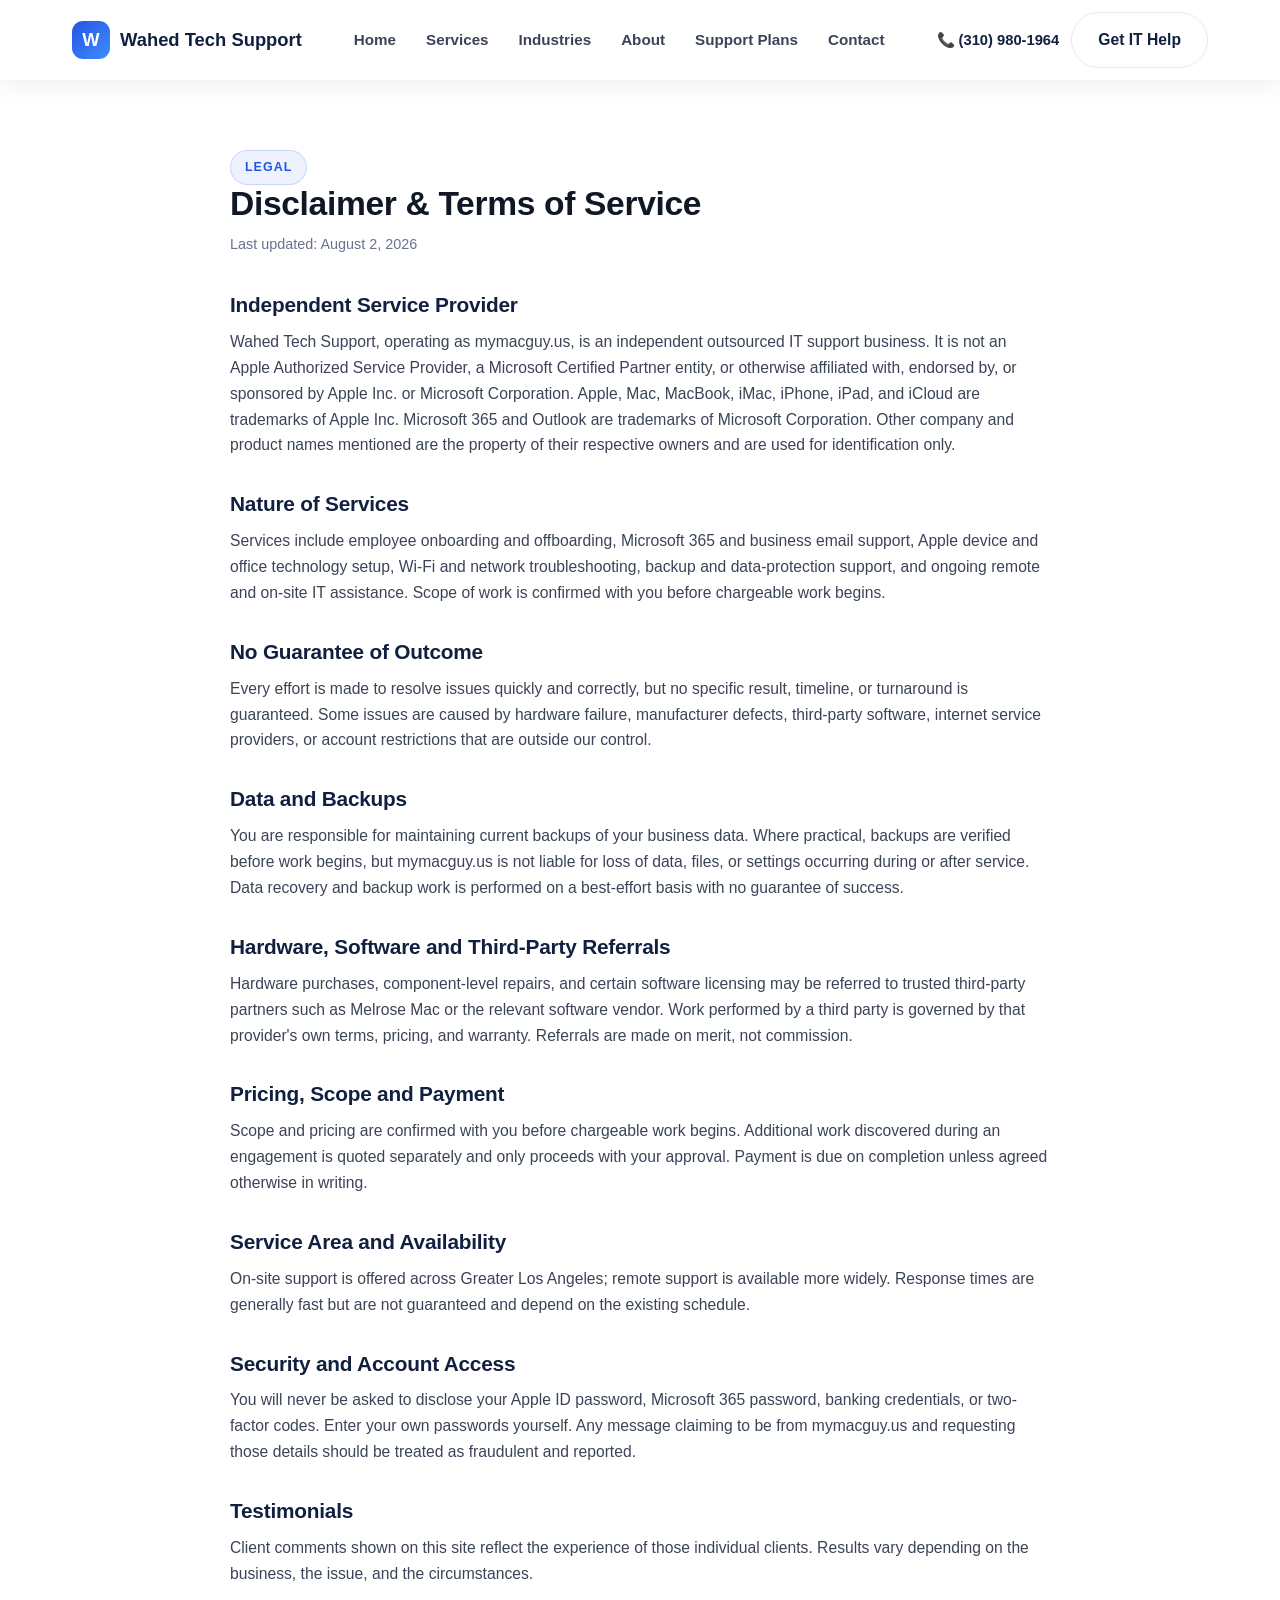
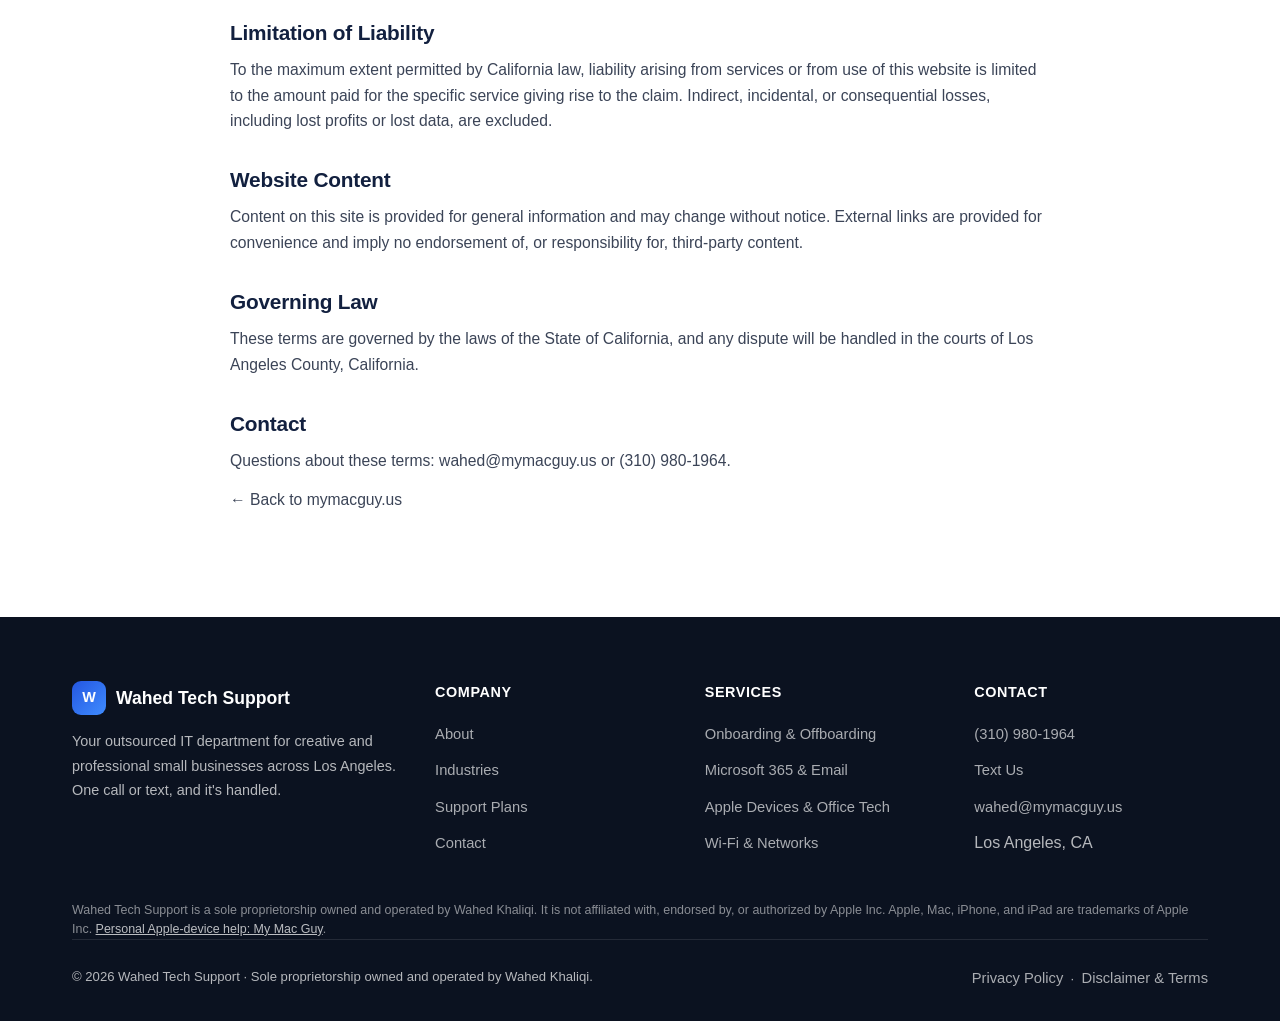
<file: disclaimer.html>
<!DOCTYPE html>
<html lang="en">
<head>
<meta charset="UTF-8">
<meta name="viewport" content="width=device-width, initial-scale=1.0">
<link rel="icon" type="image/png" sizes="48x48" href="[data-uri]">
<title>Disclaimer &amp; Terms of Service | Wahed Tech Support</title>
<meta name="description" content="Disclaimer and terms of service for mymacguy.us — Wahed Tech Support, an independent outsourced IT support provider for small businesses.">
<link rel="canonical" href="https://mymacguy.us/disclaimer.html">
<meta name="robots" content="index, follow">
<link rel="stylesheet" href="assets/style.css">
</head>
<body><header class="site solid">
  <div class="wrap">
    <a href="index.html" class="brand"><span class="mark" aria-hidden="true"></span>Wahed Tech Support</a>
    <nav class="links">
      <a href="index.html">Home</a>
      <a href="services.html">Services</a>
      <a href="industries.html">Industries</a>
      <a href="about.html">About</a>
      <a href="support-plans.html">Support Plans</a>
      <a href="contact.html">Contact</a>
    </nav>
    <div class="nav-cta">
      <a href="tel:+13109801964" class="nav-call">📞 (310) 980-1964</a>
      <a href="contact.html" class="btn btn-outline">Get IT Help</a>
    </div>
    <button class="burger" aria-label="Open menu">
      <svg width="26" height="26" viewBox="0 0 24 24" fill="none" stroke="currentColor" stroke-width="2"><line x1="3" y1="6" x2="21" y2="6"/><line x1="3" y1="12" x2="21" y2="12"/><line x1="3" y1="18" x2="21" y2="18"/></svg>
    </button>
  </div>
</header>
<div class="mobile-menu">
  <button class="close-x" aria-label="Close menu">✕</button>
  <a href="index.html">Home</a>
  <a href="services.html">Services</a>
  <a href="industries.html">Industries</a>
  <a href="about.html">About</a>
  <a href="support-plans.html">Support Plans</a>
  <a href="contact.html">Contact</a>
  <a href="tel:+13109801964" class="btn btn-primary" style="margin-top:14px">Call (310) 980-1964</a>
</div>
<div class="legal">
  <span class="eyebrow">Legal</span>
  <h1>Disclaimer &amp; Terms of Service</h1>
  <p class="updated">Last updated: August 2, 2026</p>

  <h2>Independent Service Provider</h2>
  <p>Wahed Tech Support, operating as mymacguy.us, is an independent outsourced IT support business. It is not an Apple Authorized Service Provider, a Microsoft Certified Partner entity, or otherwise affiliated with, endorsed by, or sponsored by Apple Inc. or Microsoft Corporation. Apple, Mac, MacBook, iMac, iPhone, iPad, and iCloud are trademarks of Apple Inc. Microsoft 365 and Outlook are trademarks of Microsoft Corporation. Other company and product names mentioned are the property of their respective owners and are used for identification only.</p>

  <h2>Nature of Services</h2>
  <p>Services include employee onboarding and offboarding, Microsoft 365 and business email support, Apple device and office technology setup, Wi-Fi and network troubleshooting, backup and data-protection support, and ongoing remote and on-site IT assistance. Scope of work is confirmed with you before chargeable work begins.</p>

  <h2>No Guarantee of Outcome</h2>
  <p>Every effort is made to resolve issues quickly and correctly, but no specific result, timeline, or turnaround is guaranteed. Some issues are caused by hardware failure, manufacturer defects, third-party software, internet service providers, or account restrictions that are outside our control.</p>

  <h2>Data and Backups</h2>
  <p>You are responsible for maintaining current backups of your business data. Where practical, backups are verified before work begins, but mymacguy.us is not liable for loss of data, files, or settings occurring during or after service. Data recovery and backup work is performed on a best-effort basis with no guarantee of success.</p>

  <h2>Hardware, Software and Third-Party Referrals</h2>
  <p>Hardware purchases, component-level repairs, and certain software licensing may be referred to trusted third-party partners such as Melrose Mac or the relevant software vendor. Work performed by a third party is governed by that provider's own terms, pricing, and warranty. Referrals are made on merit, not commission.</p>

  <h2>Pricing, Scope and Payment</h2>
  <p>Scope and pricing are confirmed with you before chargeable work begins. Additional work discovered during an engagement is quoted separately and only proceeds with your approval. Payment is due on completion unless agreed otherwise in writing.</p>

  <h2>Service Area and Availability</h2>
  <p>On-site support is offered across Greater Los Angeles; remote support is available more widely. Response times are generally fast but are not guaranteed and depend on the existing schedule.</p>

  <h2>Security and Account Access</h2>
  <p>You will never be asked to disclose your Apple ID password, Microsoft 365 password, banking credentials, or two-factor codes. Enter your own passwords yourself. Any message claiming to be from mymacguy.us and requesting those details should be treated as fraudulent and reported.</p>

  <h2>Testimonials</h2>
  <p>Client comments shown on this site reflect the experience of those individual clients. Results vary depending on the business, the issue, and the circumstances.</p>

  <h2>Limitation of Liability</h2>
  <p>To the maximum extent permitted by California law, liability arising from services or from use of this website is limited to the amount paid for the specific service giving rise to the claim. Indirect, incidental, or consequential losses, including lost profits or lost data, are excluded.</p>

  <h2>Website Content</h2>
  <p>Content on this site is provided for general information and may change without notice. External links are provided for convenience and imply no endorsement of, or responsibility for, third-party content.</p>

  <h2>Governing Law</h2>
  <p>These terms are governed by the laws of the State of California, and any dispute will be handled in the courts of Los Angeles County, California.</p>

  <h2>Contact</h2>
  <p>Questions about these terms: <a href="mailto:wahed@mymacguy.us">wahed@mymacguy.us</a> or <a href="tel:+13109801964">(310) 980-1964</a>.</p>

  <p><a href="index.html">← Back to mymacguy.us</a></p>
</div>
<footer>
  <div class="wrap">
    <div class="foot-grid">
      <div>
        <div class="foot-brand"><span class="mark" style="width:34px;height:34px;border-radius:9px;background:linear-gradient(135deg,#2456e0,#3f8cff);display:flex;align-items:center;justify-content:center;font-size:.9rem" aria-hidden="true"></span>Wahed Tech Support</div>
        <p style="font-size:.9rem;line-height:1.7">Your outsourced IT department for creative and professional small businesses across Los Angeles. One call or text, and it's handled.</p>
      </div>
      <div>
        <h5>Company</h5>
        <ul>
          <li><a href="about.html">About</a></li>
          <li><a href="industries.html">Industries</a></li>
          <li><a href="support-plans.html">Support Plans</a></li>
          <li><a href="contact.html">Contact</a></li>
        </ul>
      </div>
      <div>
        <h5>Services</h5>
        <ul>
          <li><a href="services.html#onboarding">Onboarding &amp; Offboarding</a></li>
          <li><a href="services.html#microsoft365">Microsoft 365 &amp; Email</a></li>
          <li><a href="services.html#apple">Apple Devices &amp; Office Tech</a></li>
          <li><a href="services.html#network">Wi-Fi &amp; Networks</a></li>
        </ul>
      </div>
      <div>
        <h5>Contact</h5>
        <ul>
          <li><a href="tel:+13109801964">(310) 980-1964</a></li>
          <li><a href="sms:+13109801964">Text Us</a></li>
          <li><a href="mailto:wahed@mymacguy.us">wahed@mymacguy.us</a></li>
          <li>Los Angeles, CA</li>
        </ul>
      </div>
    </div>
    <p class="brand-disclaimer">Wahed Tech Support is a sole proprietorship owned and operated by Wahed Khaliqi. It is not affiliated with, endorsed by, or authorized by Apple Inc. Apple, Mac, iPhone, and iPad are trademarks of Apple Inc. <a href="https://mymacguy.net/">Personal Apple-device help: My Mac Guy</a>.</p>
    <div class="foot-bottom">
      <span>© 2026 Wahed Tech Support · Sole proprietorship owned and operated by Wahed Khaliqi.</span>
      <span><a href="privacy.html">Privacy Policy</a> &nbsp;·&nbsp; <a href="disclaimer.html">Disclaimer &amp; Terms</a></span>
    </div>
  </div>
</footer>
<script src="assets/main.js"></script>
</body>
</html>
</file>
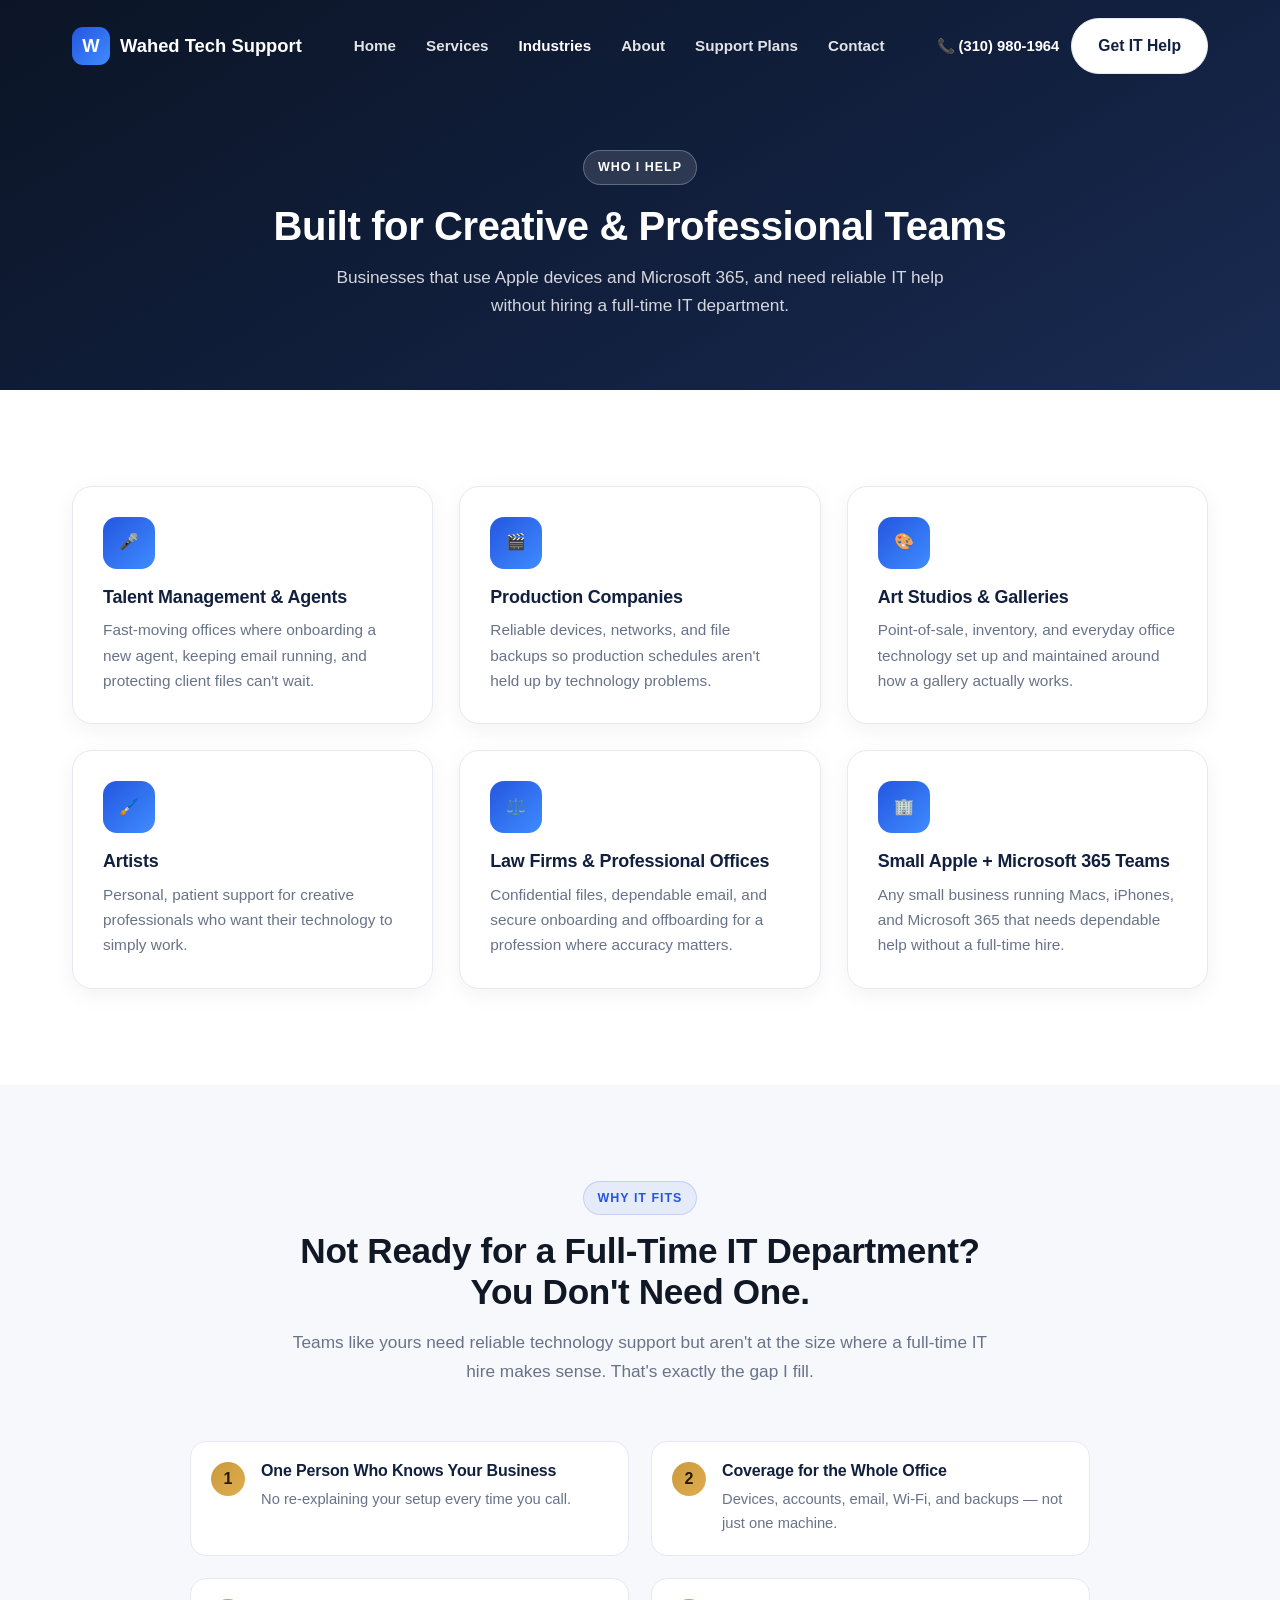
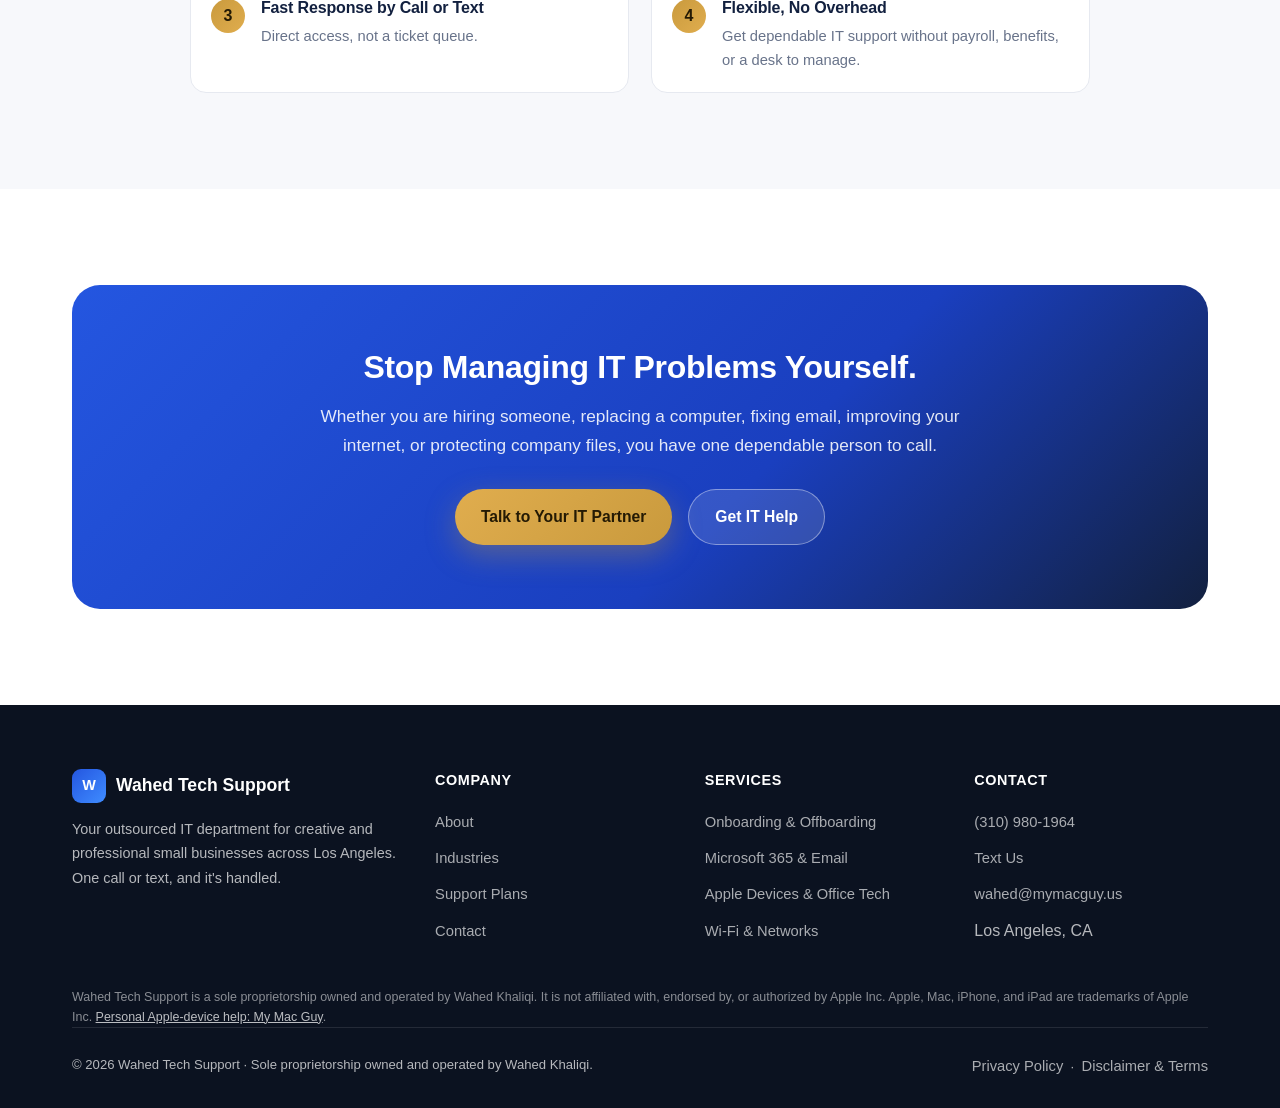
<file: industries.html>
<!DOCTYPE html>
<html lang="en">
<head>
<meta charset="UTF-8">
<meta name="viewport" content="width=device-width, initial-scale=1.0">
<link rel="icon" type="image/png" sizes="48x48" href="[data-uri]">
<title>IT Support for Creative & Professional Firms | Talent Agencies, Studios, Law Firms | Wahed Tech Support</title>
<meta name="description" content="Outsourced IT support for talent agencies, production companies, art studios and galleries, law firms, and other small professional offices in Los Angeles using Apple devices and Microsoft 365.">
<meta name="keywords" content="IT support for creative businesses, IT support for talent agencies, IT support for law firms, IT support for production companies, Mac business support, outsourced IT support Los Angeles">
<link rel="canonical" href="https://mymacguy.us/industries.html">
<meta name="robots" content="index, follow">
<meta property="og:type" content="website">
<meta property="og:title" content="IT Support for Creative &amp; Professional Businesses | Wahed Tech Support">
<meta property="og:description" content="Outsourced IT support for talent agencies, production companies, studios, galleries, and law firms in Los Angeles.">
<meta property="og:url" content="https://mymacguy.us/industries.html">
<meta name="twitter:card" content="summary_large_image">
<link rel="stylesheet" href="assets/style.css">
</head>
<body><header class="site">
  <div class="wrap">
    <a href="index.html" class="brand"><span class="mark" aria-hidden="true"></span>Wahed Tech Support</a>
    <nav class="links">
      <a href="index.html">Home</a>
      <a href="services.html">Services</a>
      <a href="industries.html">Industries</a>
      <a href="about.html">About</a>
      <a href="support-plans.html">Support Plans</a>
      <a href="contact.html">Contact</a>
    </nav>
    <div class="nav-cta">
      <a href="tel:+13109801964" class="nav-call">📞 (310) 980-1964</a>
      <a href="contact.html" class="btn btn-outline">Get IT Help</a>
    </div>
    <button class="burger" aria-label="Open menu">
      <svg width="26" height="26" viewBox="0 0 24 24" fill="none" stroke="currentColor" stroke-width="2"><line x1="3" y1="6" x2="21" y2="6"/><line x1="3" y1="12" x2="21" y2="12"/><line x1="3" y1="18" x2="21" y2="18"/></svg>
    </button>
  </div>
</header>
<div class="mobile-menu">
  <button class="close-x" aria-label="Close menu">✕</button>
  <a href="index.html">Home</a>
  <a href="services.html">Services</a>
  <a href="industries.html">Industries</a>
  <a href="about.html">About</a>
  <a href="support-plans.html">Support Plans</a>
  <a href="contact.html">Contact</a>
  <a href="tel:+13109801964" class="btn btn-primary" style="margin-top:14px">Call (310) 980-1964</a>
</div>
<section class="page-hero">
  <div class="wrap">
    <span class="eyebrow">Who I Help</span>
    <h1>Built for Creative &amp; Professional Teams</h1>
    <p>Businesses that use Apple devices and Microsoft 365, and need reliable IT help without hiring a full-time IT department.</p>
  </div>
</section>

<section class="section">
  <div class="wrap">
    <div class="grid3">
      <div class="card reveal">
        <div class="ic">🎤</div>
        <h3>Talent Management &amp; Agents</h3>
        <p>Fast-moving offices where onboarding a new agent, keeping email running, and protecting client files can't wait.</p>
      </div>
      <div class="card reveal">
        <div class="ic">🎬</div>
        <h3>Production Companies</h3>
        <p>Reliable devices, networks, and file backups so production schedules aren't held up by technology problems.</p>
      </div>
      <div class="card reveal">
        <div class="ic">🎨</div>
        <h3>Art Studios &amp; Galleries</h3>
        <p>Point-of-sale, inventory, and everyday office technology set up and maintained around how a gallery actually works.</p>
      </div>
      <div class="card reveal">
        <div class="ic">🖌️</div>
        <h3>Artists</h3>
        <p>Personal, patient support for creative professionals who want their technology to simply work.</p>
      </div>
      <div class="card reveal">
        <div class="ic">⚖️</div>
        <h3>Law Firms &amp; Professional Offices</h3>
        <p>Confidential files, dependable email, and secure onboarding and offboarding for a profession where accuracy matters.</p>
      </div>
      <div class="card reveal">
        <div class="ic">🏢</div>
        <h3>Small Apple + Microsoft 365 Teams</h3>
        <p>Any small business running Macs, iPhones, and Microsoft 365 that needs dependable help without a full-time hire.</p>
      </div>
    </div>
  </div>
</section>

<section class="section tint">
  <div class="wrap">
    <div class="section-head reveal">
      <span class="eyebrow">Why It Fits</span>
      <h2>Not Ready for a Full-Time IT Department? You Don't Need One.</h2>
      <p>Teams like yours need reliable technology support but aren't at the size where a full-time IT hire makes sense. That's exactly the gap I fill.</p>
    </div>
    <div class="feat-list" style="max-width:900px;margin:0 auto">
      <div class="feat reveal" style="background:#fff;border-color:var(--line)">
        <div class="n">1</div><div><h4 style="color:var(--navy)">One Person Who Knows Your Business</h4><p style="color:var(--gray)">No re-explaining your setup every time you call.</p></div>
      </div>
      <div class="feat reveal" style="background:#fff;border-color:var(--line)">
        <div class="n">2</div><div><h4 style="color:var(--navy)">Coverage for the Whole Office</h4><p style="color:var(--gray)">Devices, accounts, email, Wi-Fi, and backups — not just one machine.</p></div>
      </div>
      <div class="feat reveal" style="background:#fff;border-color:var(--line)">
        <div class="n">3</div><div><h4 style="color:var(--navy)">Fast Response by Call or Text</h4><p style="color:var(--gray)">Direct access, not a ticket queue.</p></div>
      </div>
      <div class="feat reveal" style="background:#fff;border-color:var(--line)">
        <div class="n">4</div><div><h4 style="color:var(--navy)">Flexible, No Overhead</h4><p style="color:var(--gray)">Get dependable IT support without payroll, benefits, or a desk to manage.</p></div>
      </div>
    </div>
  </div>
</section>

<section class="section">
  <div class="wrap">
    <div class="cta-final reveal">
      <h2>Stop Managing IT Problems Yourself.</h2>
      <p>Whether you are hiring someone, replacing a computer, fixing email, improving your internet, or protecting company files, you have one dependable person to call.</p>
      <div class="btn-row">
        <a href="tel:+13109801964" class="btn btn-gold">Talk to Your IT Partner</a>
        <a href="contact.html" class="btn btn-ghost">Get IT Help</a>
      </div>
    </div>
  </div>
</section>
<footer>
  <div class="wrap">
    <div class="foot-grid">
      <div>
        <div class="foot-brand"><span class="mark" style="width:34px;height:34px;border-radius:9px;background:linear-gradient(135deg,#2456e0,#3f8cff);display:flex;align-items:center;justify-content:center;font-size:.9rem" aria-hidden="true"></span>Wahed Tech Support</div>
        <p style="font-size:.9rem;line-height:1.7">Your outsourced IT department for creative and professional small businesses across Los Angeles. One call or text, and it's handled.</p>
      </div>
      <div>
        <h5>Company</h5>
        <ul>
          <li><a href="about.html">About</a></li>
          <li><a href="industries.html">Industries</a></li>
          <li><a href="support-plans.html">Support Plans</a></li>
          <li><a href="contact.html">Contact</a></li>
        </ul>
      </div>
      <div>
        <h5>Services</h5>
        <ul>
          <li><a href="services.html#onboarding">Onboarding &amp; Offboarding</a></li>
          <li><a href="services.html#microsoft365">Microsoft 365 &amp; Email</a></li>
          <li><a href="services.html#apple">Apple Devices &amp; Office Tech</a></li>
          <li><a href="services.html#network">Wi-Fi &amp; Networks</a></li>
        </ul>
      </div>
      <div>
        <h5>Contact</h5>
        <ul>
          <li><a href="tel:+13109801964">(310) 980-1964</a></li>
          <li><a href="sms:+13109801964">Text Us</a></li>
          <li><a href="mailto:wahed@mymacguy.us">wahed@mymacguy.us</a></li>
          <li>Los Angeles, CA</li>
        </ul>
      </div>
    </div>
    <p class="brand-disclaimer">Wahed Tech Support is a sole proprietorship owned and operated by Wahed Khaliqi. It is not affiliated with, endorsed by, or authorized by Apple Inc. Apple, Mac, iPhone, and iPad are trademarks of Apple Inc. <a href="https://mymacguy.net/">Personal Apple-device help: My Mac Guy</a>.</p>
    <div class="foot-bottom">
      <span>© 2026 Wahed Tech Support · Sole proprietorship owned and operated by Wahed Khaliqi.</span>
      <span><a href="privacy.html">Privacy Policy</a> &nbsp;·&nbsp; <a href="disclaimer.html">Disclaimer &amp; Terms</a></span>
    </div>
  </div>
</footer>
<div class="sticky-call">
  <div class="row">
    <a href="tel:+13109801964" class="btn btn-primary">📞 Call Now</a>
    <a href="sms:+13109801964" class="btn btn-outline">💬 Text</a>
  </div>
</div>
<script src="assets/main.js"></script>
</body>
</html>
</file>
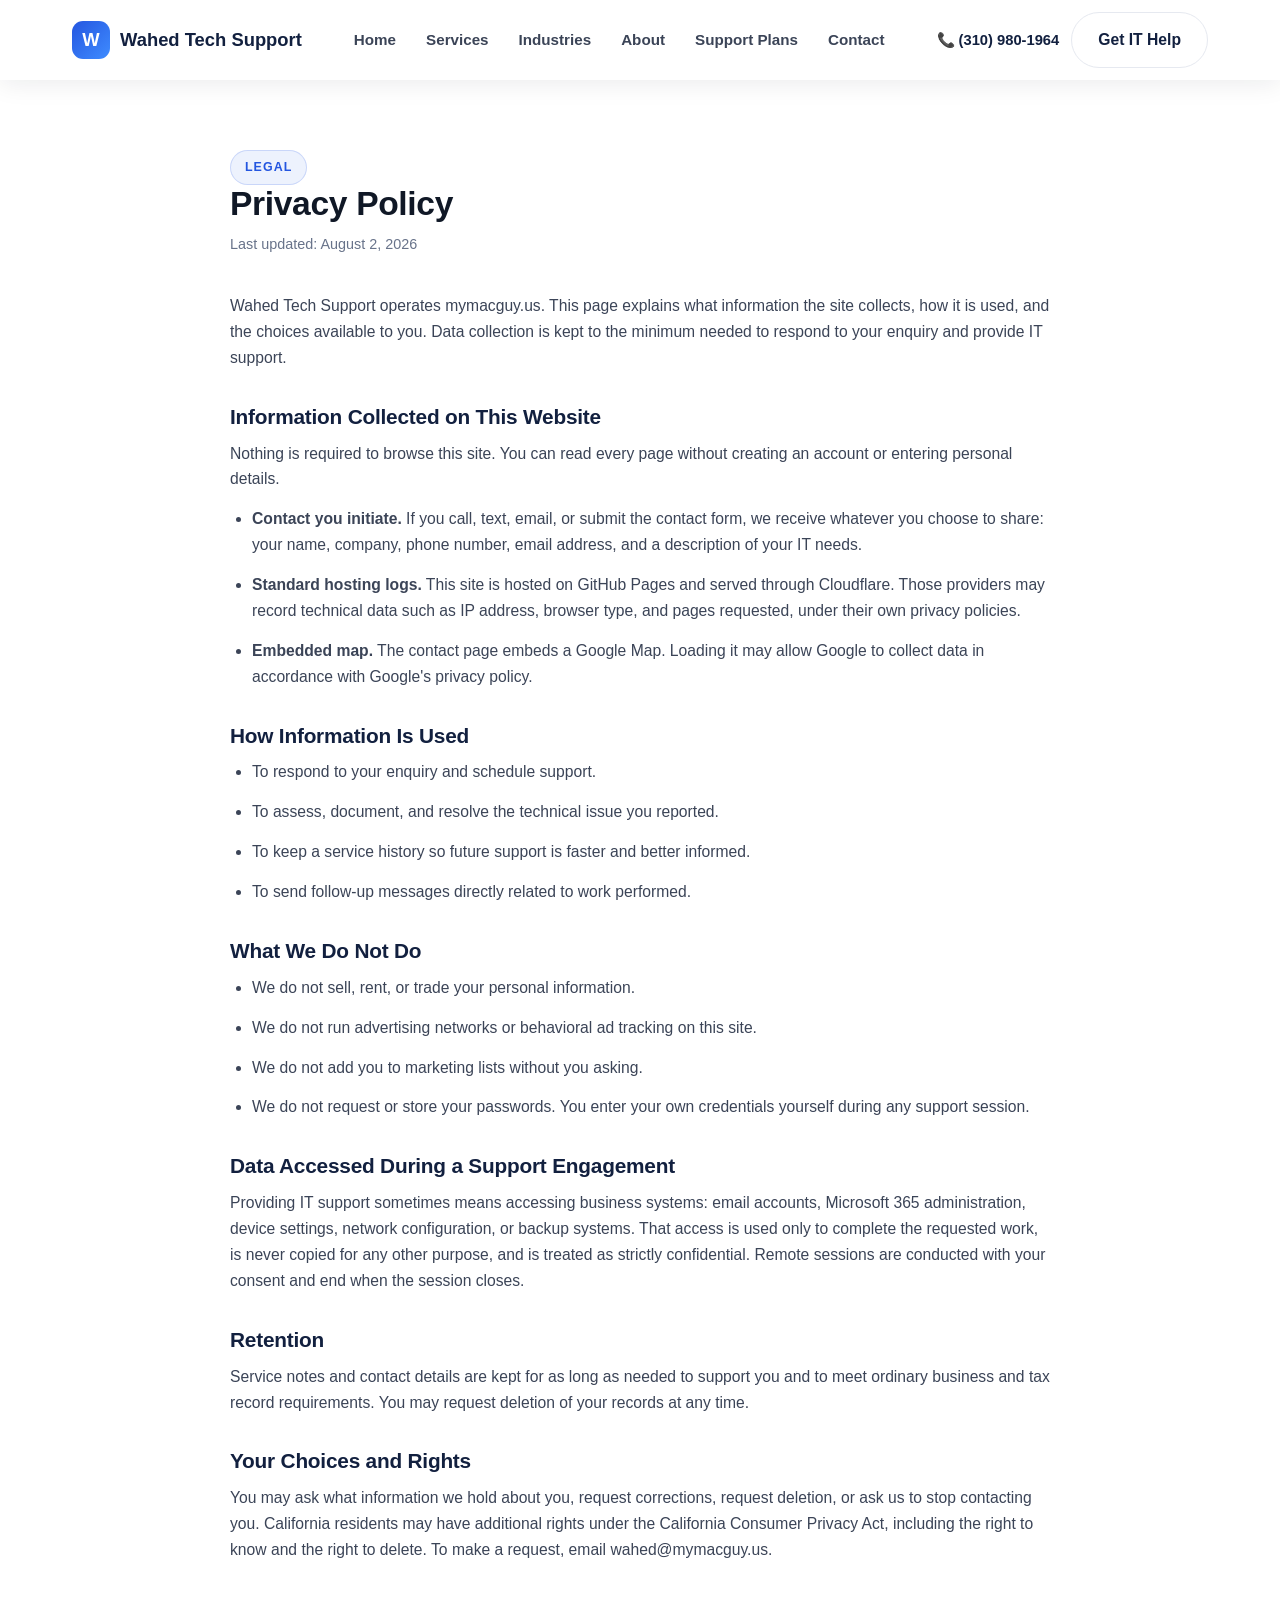
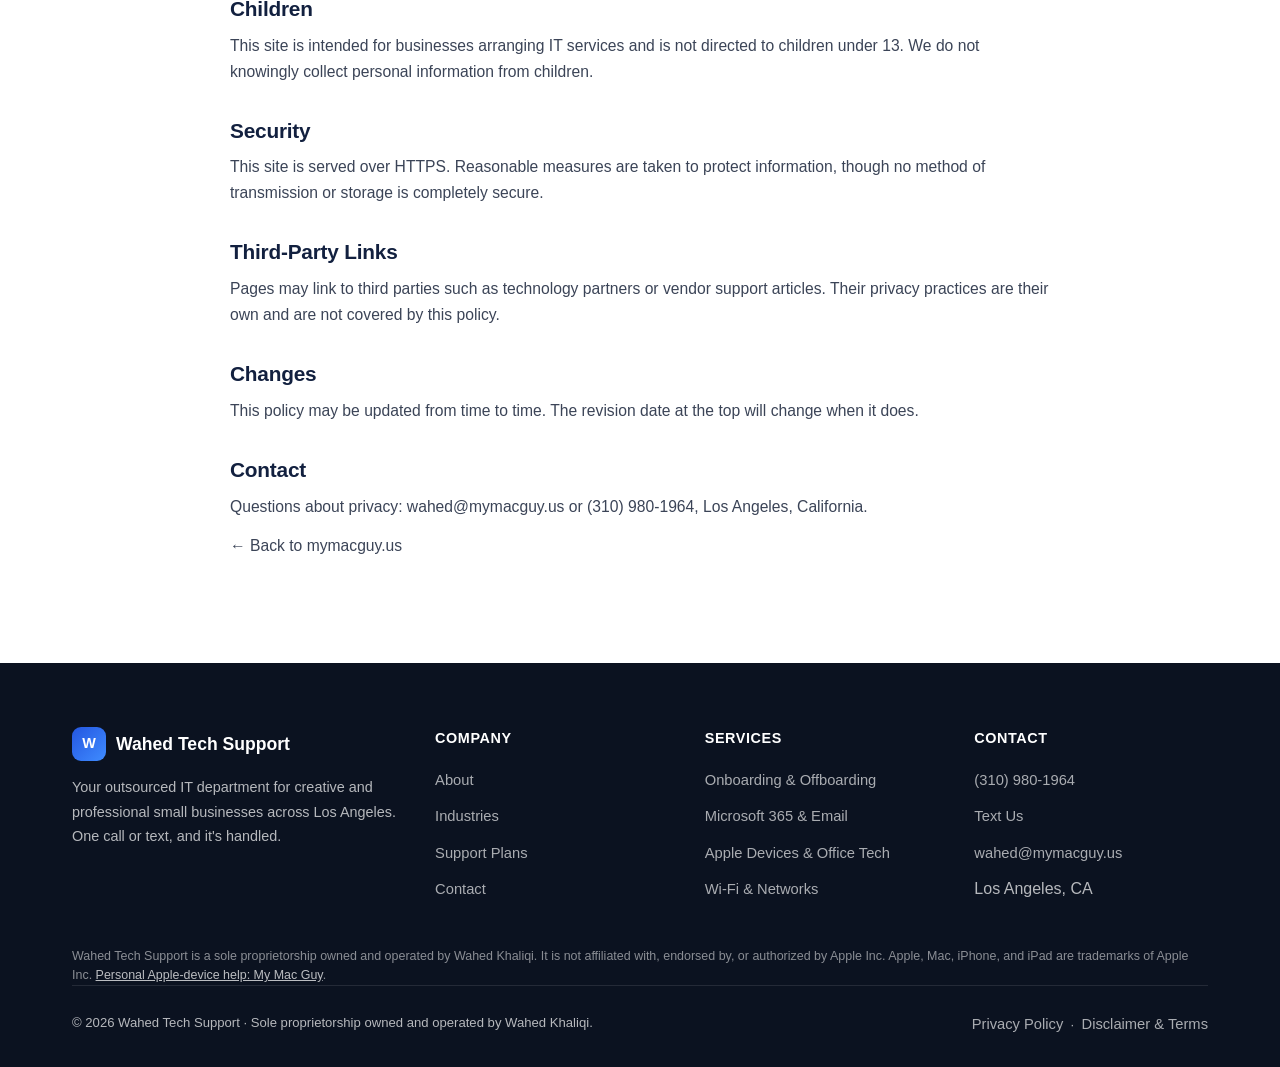
<file: privacy.html>
<!DOCTYPE html>
<html lang="en">
<head>
<meta charset="UTF-8">
<meta name="viewport" content="width=device-width, initial-scale=1.0">
<link rel="icon" type="image/png" sizes="48x48" href="[data-uri]">
<title>Privacy Policy | Wahed Tech Support</title>
<meta name="description" content="Privacy policy for Wahed Tech Support and mymacguy.us, explaining what information is collected and how it is used.">
<link rel="canonical" href="https://mymacguy.us/privacy.html">
<meta name="robots" content="index, follow">
<link rel="stylesheet" href="assets/style.css">
</head>
<body><header class="site solid">
  <div class="wrap">
    <a href="index.html" class="brand"><span class="mark" aria-hidden="true"></span>Wahed Tech Support</a>
    <nav class="links">
      <a href="index.html">Home</a>
      <a href="services.html">Services</a>
      <a href="industries.html">Industries</a>
      <a href="about.html">About</a>
      <a href="support-plans.html">Support Plans</a>
      <a href="contact.html">Contact</a>
    </nav>
    <div class="nav-cta">
      <a href="tel:+13109801964" class="nav-call">📞 (310) 980-1964</a>
      <a href="contact.html" class="btn btn-outline">Get IT Help</a>
    </div>
    <button class="burger" aria-label="Open menu">
      <svg width="26" height="26" viewBox="0 0 24 24" fill="none" stroke="currentColor" stroke-width="2"><line x1="3" y1="6" x2="21" y2="6"/><line x1="3" y1="12" x2="21" y2="12"/><line x1="3" y1="18" x2="21" y2="18"/></svg>
    </button>
  </div>
</header>
<div class="mobile-menu">
  <button class="close-x" aria-label="Close menu">✕</button>
  <a href="index.html">Home</a>
  <a href="services.html">Services</a>
  <a href="industries.html">Industries</a>
  <a href="about.html">About</a>
  <a href="support-plans.html">Support Plans</a>
  <a href="contact.html">Contact</a>
  <a href="tel:+13109801964" class="btn btn-primary" style="margin-top:14px">Call (310) 980-1964</a>
</div>
<div class="legal">
  <span class="eyebrow">Legal</span>
  <h1>Privacy Policy</h1>
  <p class="updated">Last updated: August 2, 2026</p>

  <p>Wahed Tech Support operates mymacguy.us. This page explains what information the site collects, how it is used, and the choices available to you. Data collection is kept to the minimum needed to respond to your enquiry and provide IT support.</p>

  <h2>Information Collected on This Website</h2>
  <p>Nothing is required to browse this site. You can read every page without creating an account or entering personal details.</p>
  <ul>
    <li><strong>Contact you initiate.</strong> If you call, text, email, or submit the contact form, we receive whatever you choose to share: your name, company, phone number, email address, and a description of your IT needs.</li>
    <li><strong>Standard hosting logs.</strong> This site is hosted on GitHub Pages and served through Cloudflare. Those providers may record technical data such as IP address, browser type, and pages requested, under their own privacy policies.</li>
    <li><strong>Embedded map.</strong> The contact page embeds a Google Map. Loading it may allow Google to collect data in accordance with Google's privacy policy.</li>
  </ul>

  <h2>How Information Is Used</h2>
  <ul>
    <li>To respond to your enquiry and schedule support.</li>
    <li>To assess, document, and resolve the technical issue you reported.</li>
    <li>To keep a service history so future support is faster and better informed.</li>
    <li>To send follow-up messages directly related to work performed.</li>
  </ul>

  <h2>What We Do Not Do</h2>
  <ul>
    <li>We do not sell, rent, or trade your personal information.</li>
    <li>We do not run advertising networks or behavioral ad tracking on this site.</li>
    <li>We do not add you to marketing lists without you asking.</li>
    <li>We do not request or store your passwords. You enter your own credentials yourself during any support session.</li>
  </ul>

  <h2>Data Accessed During a Support Engagement</h2>
  <p>Providing IT support sometimes means accessing business systems: email accounts, Microsoft 365 administration, device settings, network configuration, or backup systems. That access is used only to complete the requested work, is never copied for any other purpose, and is treated as strictly confidential. Remote sessions are conducted with your consent and end when the session closes.</p>

  <h2>Retention</h2>
  <p>Service notes and contact details are kept for as long as needed to support you and to meet ordinary business and tax record requirements. You may request deletion of your records at any time.</p>

  <h2>Your Choices and Rights</h2>
  <p>You may ask what information we hold about you, request corrections, request deletion, or ask us to stop contacting you. California residents may have additional rights under the California Consumer Privacy Act, including the right to know and the right to delete. To make a request, email wahed@mymacguy.us.</p>

  <h2>Children</h2>
  <p>This site is intended for businesses arranging IT services and is not directed to children under 13. We do not knowingly collect personal information from children.</p>

  <h2>Security</h2>
  <p>This site is served over HTTPS. Reasonable measures are taken to protect information, though no method of transmission or storage is completely secure.</p>

  <h2>Third-Party Links</h2>
  <p>Pages may link to third parties such as technology partners or vendor support articles. Their privacy practices are their own and are not covered by this policy.</p>

  <h2>Changes</h2>
  <p>This policy may be updated from time to time. The revision date at the top will change when it does.</p>

  <h2>Contact</h2>
  <p>Questions about privacy: <a href="mailto:wahed@mymacguy.us">wahed@mymacguy.us</a> or <a href="tel:+13109801964">(310) 980-1964</a>, Los Angeles, California.</p>

  <p><a href="index.html">← Back to mymacguy.us</a></p>
</div>
<footer>
  <div class="wrap">
    <div class="foot-grid">
      <div>
        <div class="foot-brand"><span class="mark" style="width:34px;height:34px;border-radius:9px;background:linear-gradient(135deg,#2456e0,#3f8cff);display:flex;align-items:center;justify-content:center;font-size:.9rem" aria-hidden="true"></span>Wahed Tech Support</div>
        <p style="font-size:.9rem;line-height:1.7">Your outsourced IT department for creative and professional small businesses across Los Angeles. One call or text, and it's handled.</p>
      </div>
      <div>
        <h5>Company</h5>
        <ul>
          <li><a href="about.html">About</a></li>
          <li><a href="industries.html">Industries</a></li>
          <li><a href="support-plans.html">Support Plans</a></li>
          <li><a href="contact.html">Contact</a></li>
        </ul>
      </div>
      <div>
        <h5>Services</h5>
        <ul>
          <li><a href="services.html#onboarding">Onboarding &amp; Offboarding</a></li>
          <li><a href="services.html#microsoft365">Microsoft 365 &amp; Email</a></li>
          <li><a href="services.html#apple">Apple Devices &amp; Office Tech</a></li>
          <li><a href="services.html#network">Wi-Fi &amp; Networks</a></li>
        </ul>
      </div>
      <div>
        <h5>Contact</h5>
        <ul>
          <li><a href="tel:+13109801964">(310) 980-1964</a></li>
          <li><a href="sms:+13109801964">Text Us</a></li>
          <li><a href="mailto:wahed@mymacguy.us">wahed@mymacguy.us</a></li>
          <li>Los Angeles, CA</li>
        </ul>
      </div>
    </div>
    <p class="brand-disclaimer">Wahed Tech Support is a sole proprietorship owned and operated by Wahed Khaliqi. It is not affiliated with, endorsed by, or authorized by Apple Inc. Apple, Mac, iPhone, and iPad are trademarks of Apple Inc. <a href="https://mymacguy.net/">Personal Apple-device help: My Mac Guy</a>.</p>
    <div class="foot-bottom">
      <span>© 2026 Wahed Tech Support · Sole proprietorship owned and operated by Wahed Khaliqi.</span>
      <span><a href="privacy.html">Privacy Policy</a> &nbsp;·&nbsp; <a href="disclaimer.html">Disclaimer &amp; Terms</a></span>
    </div>
  </div>
</footer>
<script src="assets/main.js"></script>
</body>
</html>
</file>
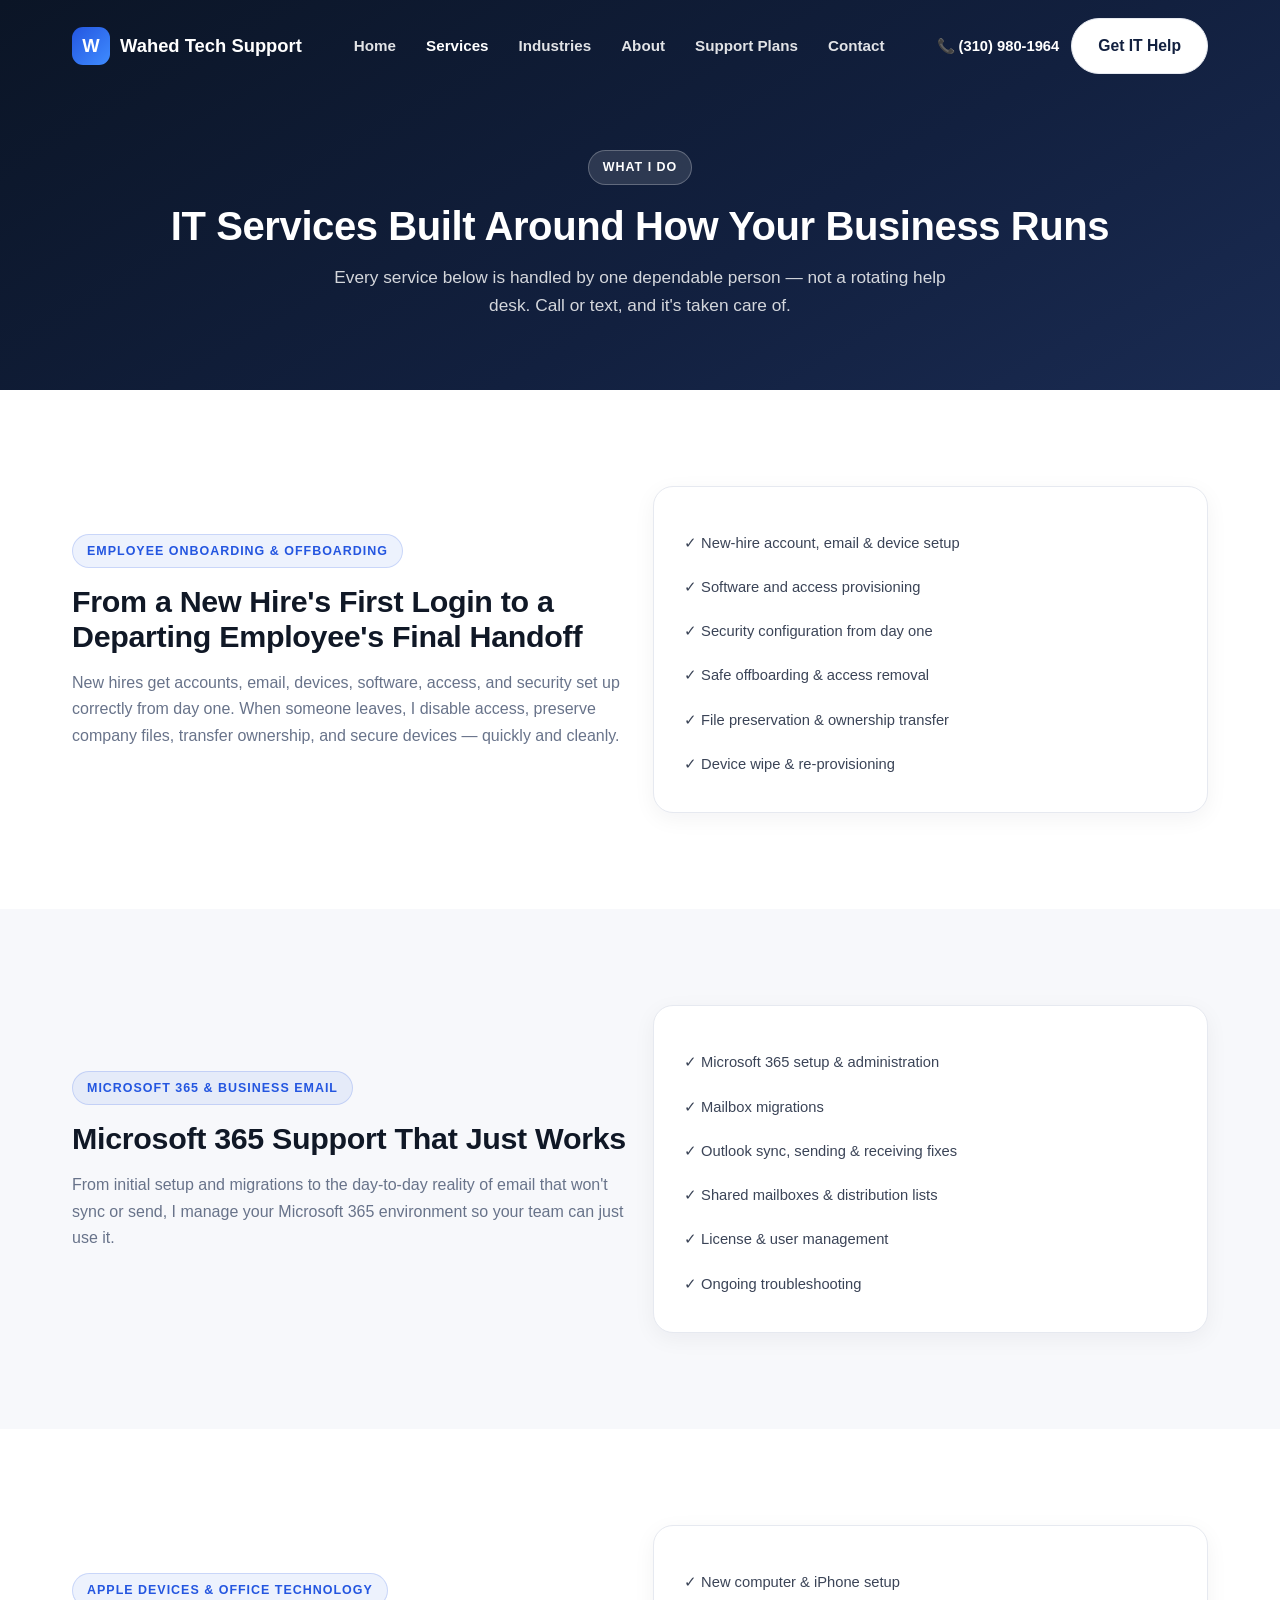
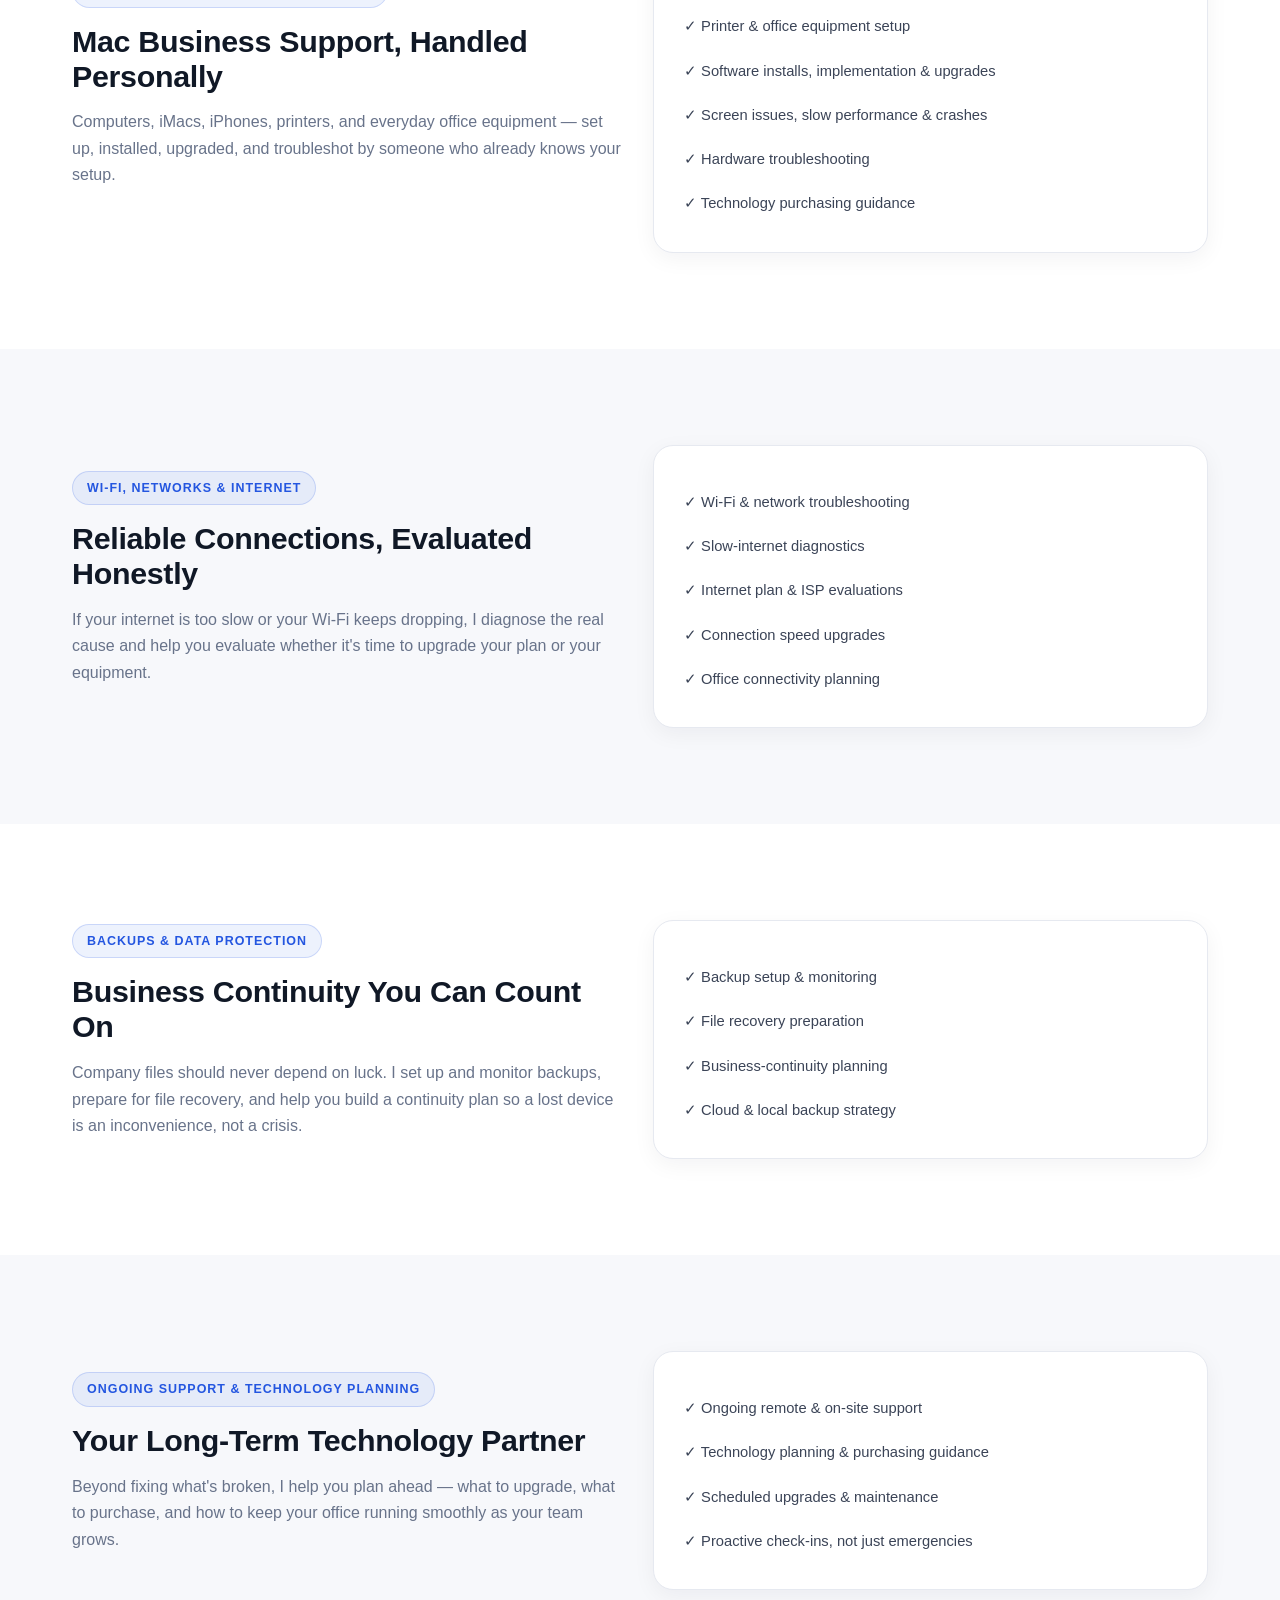
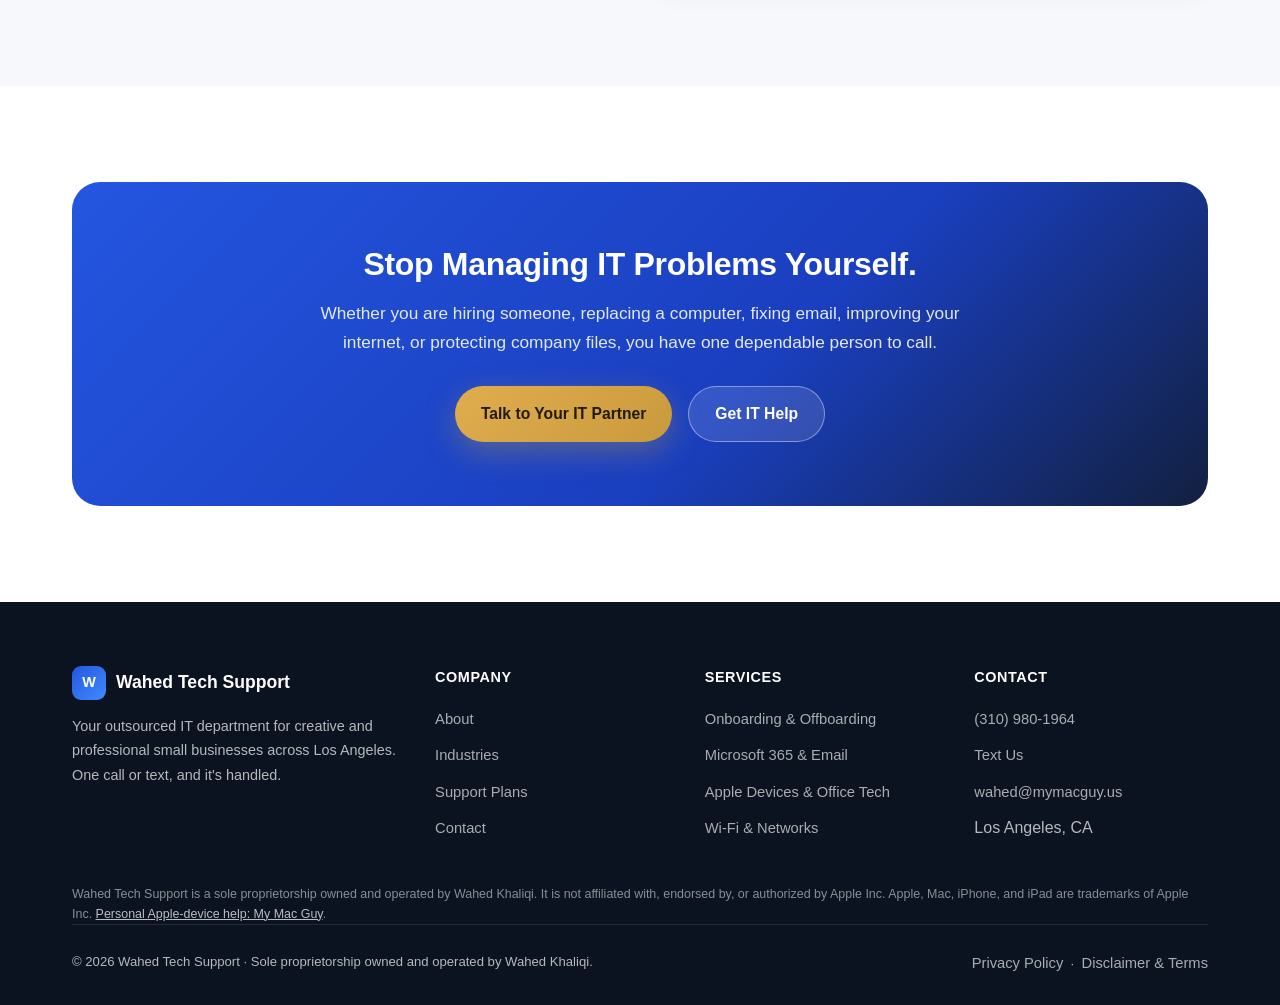
<file: services.html>
<!DOCTYPE html>
<html lang="en">
<head>
<meta charset="UTF-8">
<meta name="viewport" content="width=device-width, initial-scale=1.0">
<link rel="icon" type="image/png" sizes="48x48" href="[data-uri]">
<title>IT Services for Small Business | Microsoft 365, Apple, Networks | Wahed Tech Support</title>
<meta name="description" content="Full-service outsourced IT support: employee onboarding and offboarding, Microsoft 365 and business email, Apple devices and office technology, Wi-Fi and networks, backups, and ongoing IT planning.">
<meta name="keywords" content="small business IT support, Microsoft 365 support, Mac business support, outsourced IT support, IT support for creative businesses, employee onboarding IT, business Wi-Fi support">
<link rel="canonical" href="https://mymacguy.us/services.html">
<meta name="robots" content="index, follow">
<meta property="og:type" content="website">
<meta property="og:title" content="IT Services for Small Businesses | Wahed Tech Support">
<meta property="og:description" content="Onboarding, Microsoft 365, Apple devices, Wi-Fi, backups, and ongoing IT support for creative and professional small businesses.">
<meta property="og:url" content="https://mymacguy.us/services.html">
<meta name="twitter:card" content="summary_large_image">
<link rel="stylesheet" href="assets/style.css">
</head>
<body><header class="site">
  <div class="wrap">
    <a href="index.html" class="brand"><span class="mark" aria-hidden="true"></span>Wahed Tech Support</a>
    <nav class="links">
      <a href="index.html">Home</a>
      <a href="services.html">Services</a>
      <a href="industries.html">Industries</a>
      <a href="about.html">About</a>
      <a href="support-plans.html">Support Plans</a>
      <a href="contact.html">Contact</a>
    </nav>
    <div class="nav-cta">
      <a href="tel:+13109801964" class="nav-call">📞 (310) 980-1964</a>
      <a href="contact.html" class="btn btn-outline">Get IT Help</a>
    </div>
    <button class="burger" aria-label="Open menu">
      <svg width="26" height="26" viewBox="0 0 24 24" fill="none" stroke="currentColor" stroke-width="2"><line x1="3" y1="6" x2="21" y2="6"/><line x1="3" y1="12" x2="21" y2="12"/><line x1="3" y1="18" x2="21" y2="18"/></svg>
    </button>
  </div>
</header>
<div class="mobile-menu">
  <button class="close-x" aria-label="Close menu">✕</button>
  <a href="index.html">Home</a>
  <a href="services.html">Services</a>
  <a href="industries.html">Industries</a>
  <a href="about.html">About</a>
  <a href="support-plans.html">Support Plans</a>
  <a href="contact.html">Contact</a>
  <a href="tel:+13109801964" class="btn btn-primary" style="margin-top:14px">Call (310) 980-1964</a>
</div>
<section class="page-hero">
  <div class="wrap">
    <span class="eyebrow">What I Do</span>
    <h1>IT Services Built Around How Your Business Runs</h1>
    <p>Every service below is handled by one dependable person — not a rotating help desk. Call or text, and it's taken care of.</p>
  </div>
</section>

<section class="section" id="onboarding">
  <div class="wrap">
    <div class="grid2" style="align-items:center">
      <div class="reveal">
        <span class="eyebrow">Employee Onboarding &amp; Offboarding</span>
        <h2 style="font-size:1.9rem;margin:16px 0">From a New Hire's First Login to a Departing Employee's Final Handoff</h2>
        <p style="color:var(--gray);margin-bottom:16px">New hires get accounts, email, devices, software, access, and security set up correctly from day one. When someone leaves, I disable access, preserve company files, transfer ownership, and secure devices — quickly and cleanly.</p>
      </div>
      <div class="card reveal">
        <ul style="padding-left:0;list-style:none;display:flex;flex-direction:column;gap:14px">
          <li>✓ New-hire account, email &amp; device setup</li>
          <li>✓ Software and access provisioning</li>
          <li>✓ Security configuration from day one</li>
          <li>✓ Safe offboarding &amp; access removal</li>
          <li>✓ File preservation &amp; ownership transfer</li>
          <li>✓ Device wipe &amp; re-provisioning</li>
        </ul>
      </div>
    </div>
  </div>
</section>

<section class="section tint" id="microsoft365">
  <div class="wrap">
    <div class="grid2" style="align-items:center">
      <div class="card reveal" style="order:2">
        <ul style="padding-left:0;list-style:none;display:flex;flex-direction:column;gap:14px">
          <li>✓ Microsoft 365 setup &amp; administration</li>
          <li>✓ Mailbox migrations</li>
          <li>✓ Outlook sync, sending &amp; receiving fixes</li>
          <li>✓ Shared mailboxes &amp; distribution lists</li>
          <li>✓ License &amp; user management</li>
          <li>✓ Ongoing troubleshooting</li>
        </ul>
      </div>
      <div class="reveal" style="order:1">
        <span class="eyebrow">Microsoft 365 &amp; Business Email</span>
        <h2 style="font-size:1.9rem;margin:16px 0">Microsoft 365 Support That Just Works</h2>
        <p style="color:var(--gray);margin-bottom:16px">From initial setup and migrations to the day-to-day reality of email that won't sync or send, I manage your Microsoft 365 environment so your team can just use it.</p>
      </div>
    </div>
  </div>
</section>

<section class="section" id="apple">
  <div class="wrap">
    <div class="grid2" style="align-items:center">
      <div class="reveal">
        <span class="eyebrow">Apple Devices &amp; Office Technology</span>
        <h2 style="font-size:1.9rem;margin:16px 0">Mac Business Support, Handled Personally</h2>
        <p style="color:var(--gray);margin-bottom:16px">Computers, iMacs, iPhones, printers, and everyday office equipment — set up, installed, upgraded, and troubleshot by someone who already knows your setup.</p>
      </div>
      <div class="card reveal">
        <ul style="padding-left:0;list-style:none;display:flex;flex-direction:column;gap:14px">
          <li>✓ New computer &amp; iPhone setup</li>
          <li>✓ Printer &amp; office equipment setup</li>
          <li>✓ Software installs, implementation &amp; upgrades</li>
          <li>✓ Screen issues, slow performance &amp; crashes</li>
          <li>✓ Hardware troubleshooting</li>
          <li>✓ Technology purchasing guidance</li>
        </ul>
      </div>
    </div>
  </div>
</section>

<section class="section tint" id="network">
  <div class="wrap">
    <div class="grid2" style="align-items:center">
      <div class="card reveal" style="order:2">
        <ul style="padding-left:0;list-style:none;display:flex;flex-direction:column;gap:14px">
          <li>✓ Wi-Fi &amp; network troubleshooting</li>
          <li>✓ Slow-internet diagnostics</li>
          <li>✓ Internet plan &amp; ISP evaluations</li>
          <li>✓ Connection speed upgrades</li>
          <li>✓ Office connectivity planning</li>
        </ul>
      </div>
      <div class="reveal" style="order:1">
        <span class="eyebrow">Wi-Fi, Networks &amp; Internet</span>
        <h2 style="font-size:1.9rem;margin:16px 0">Reliable Connections, Evaluated Honestly</h2>
        <p style="color:var(--gray);margin-bottom:16px">If your internet is too slow or your Wi-Fi keeps dropping, I diagnose the real cause and help you evaluate whether it's time to upgrade your plan or your equipment.</p>
      </div>
    </div>
  </div>
</section>

<section class="section" id="backups">
  <div class="wrap">
    <div class="grid2" style="align-items:center">
      <div class="reveal">
        <span class="eyebrow">Backups &amp; Data Protection</span>
        <h2 style="font-size:1.9rem;margin:16px 0">Business Continuity You Can Count On</h2>
        <p style="color:var(--gray);margin-bottom:16px">Company files should never depend on luck. I set up and monitor backups, prepare for file recovery, and help you build a continuity plan so a lost device is an inconvenience, not a crisis.</p>
      </div>
      <div class="card reveal">
        <ul style="padding-left:0;list-style:none;display:flex;flex-direction:column;gap:14px">
          <li>✓ Backup setup &amp; monitoring</li>
          <li>✓ File recovery preparation</li>
          <li>✓ Business-continuity planning</li>
          <li>✓ Cloud &amp; local backup strategy</li>
        </ul>
      </div>
    </div>
  </div>
</section>

<section class="section tint" id="planning">
  <div class="wrap">
    <div class="grid2" style="align-items:center">
      <div class="card reveal" style="order:2">
        <ul style="padding-left:0;list-style:none;display:flex;flex-direction:column;gap:14px">
          <li>✓ Ongoing remote &amp; on-site support</li>
          <li>✓ Technology planning &amp; purchasing guidance</li>
          <li>✓ Scheduled upgrades &amp; maintenance</li>
          <li>✓ Proactive check-ins, not just emergencies</li>
        </ul>
      </div>
      <div class="reveal" style="order:1">
        <span class="eyebrow">Ongoing Support &amp; Technology Planning</span>
        <h2 style="font-size:1.9rem;margin:16px 0">Your Long-Term Technology Partner</h2>
        <p style="color:var(--gray);margin-bottom:16px">Beyond fixing what's broken, I help you plan ahead — what to upgrade, what to purchase, and how to keep your office running smoothly as your team grows.</p>
      </div>
    </div>
  </div>
</section>

<section class="section">
  <div class="wrap">
    <div class="cta-final reveal">
      <h2>Stop Managing IT Problems Yourself.</h2>
      <p>Whether you are hiring someone, replacing a computer, fixing email, improving your internet, or protecting company files, you have one dependable person to call.</p>
      <div class="btn-row">
        <a href="tel:+13109801964" class="btn btn-gold">Talk to Your IT Partner</a>
        <a href="contact.html" class="btn btn-ghost">Get IT Help</a>
      </div>
    </div>
  </div>
</section>
<footer>
  <div class="wrap">
    <div class="foot-grid">
      <div>
        <div class="foot-brand"><span class="mark" style="width:34px;height:34px;border-radius:9px;background:linear-gradient(135deg,#2456e0,#3f8cff);display:flex;align-items:center;justify-content:center;font-size:.9rem" aria-hidden="true"></span>Wahed Tech Support</div>
        <p style="font-size:.9rem;line-height:1.7">Your outsourced IT department for creative and professional small businesses across Los Angeles. One call or text, and it's handled.</p>
      </div>
      <div>
        <h5>Company</h5>
        <ul>
          <li><a href="about.html">About</a></li>
          <li><a href="industries.html">Industries</a></li>
          <li><a href="support-plans.html">Support Plans</a></li>
          <li><a href="contact.html">Contact</a></li>
        </ul>
      </div>
      <div>
        <h5>Services</h5>
        <ul>
          <li><a href="services.html#onboarding">Onboarding &amp; Offboarding</a></li>
          <li><a href="services.html#microsoft365">Microsoft 365 &amp; Email</a></li>
          <li><a href="services.html#apple">Apple Devices &amp; Office Tech</a></li>
          <li><a href="services.html#network">Wi-Fi &amp; Networks</a></li>
        </ul>
      </div>
      <div>
        <h5>Contact</h5>
        <ul>
          <li><a href="tel:+13109801964">(310) 980-1964</a></li>
          <li><a href="sms:+13109801964">Text Us</a></li>
          <li><a href="mailto:wahed@mymacguy.us">wahed@mymacguy.us</a></li>
          <li>Los Angeles, CA</li>
        </ul>
      </div>
    </div>
    <p class="brand-disclaimer">Wahed Tech Support is a sole proprietorship owned and operated by Wahed Khaliqi. It is not affiliated with, endorsed by, or authorized by Apple Inc. Apple, Mac, iPhone, and iPad are trademarks of Apple Inc. <a href="https://mymacguy.net/">Personal Apple-device help: My Mac Guy</a>.</p>
    <div class="foot-bottom">
      <span>© 2026 Wahed Tech Support · Sole proprietorship owned and operated by Wahed Khaliqi.</span>
      <span><a href="privacy.html">Privacy Policy</a> &nbsp;·&nbsp; <a href="disclaimer.html">Disclaimer &amp; Terms</a></span>
    </div>
  </div>
</footer>
<div class="sticky-call">
  <div class="row">
    <a href="tel:+13109801964" class="btn btn-primary">📞 Call Now</a>
    <a href="sms:+13109801964" class="btn btn-outline">💬 Text</a>
  </div>
</div>
<script src="assets/main.js"></script>
</body>
</html>
</file>
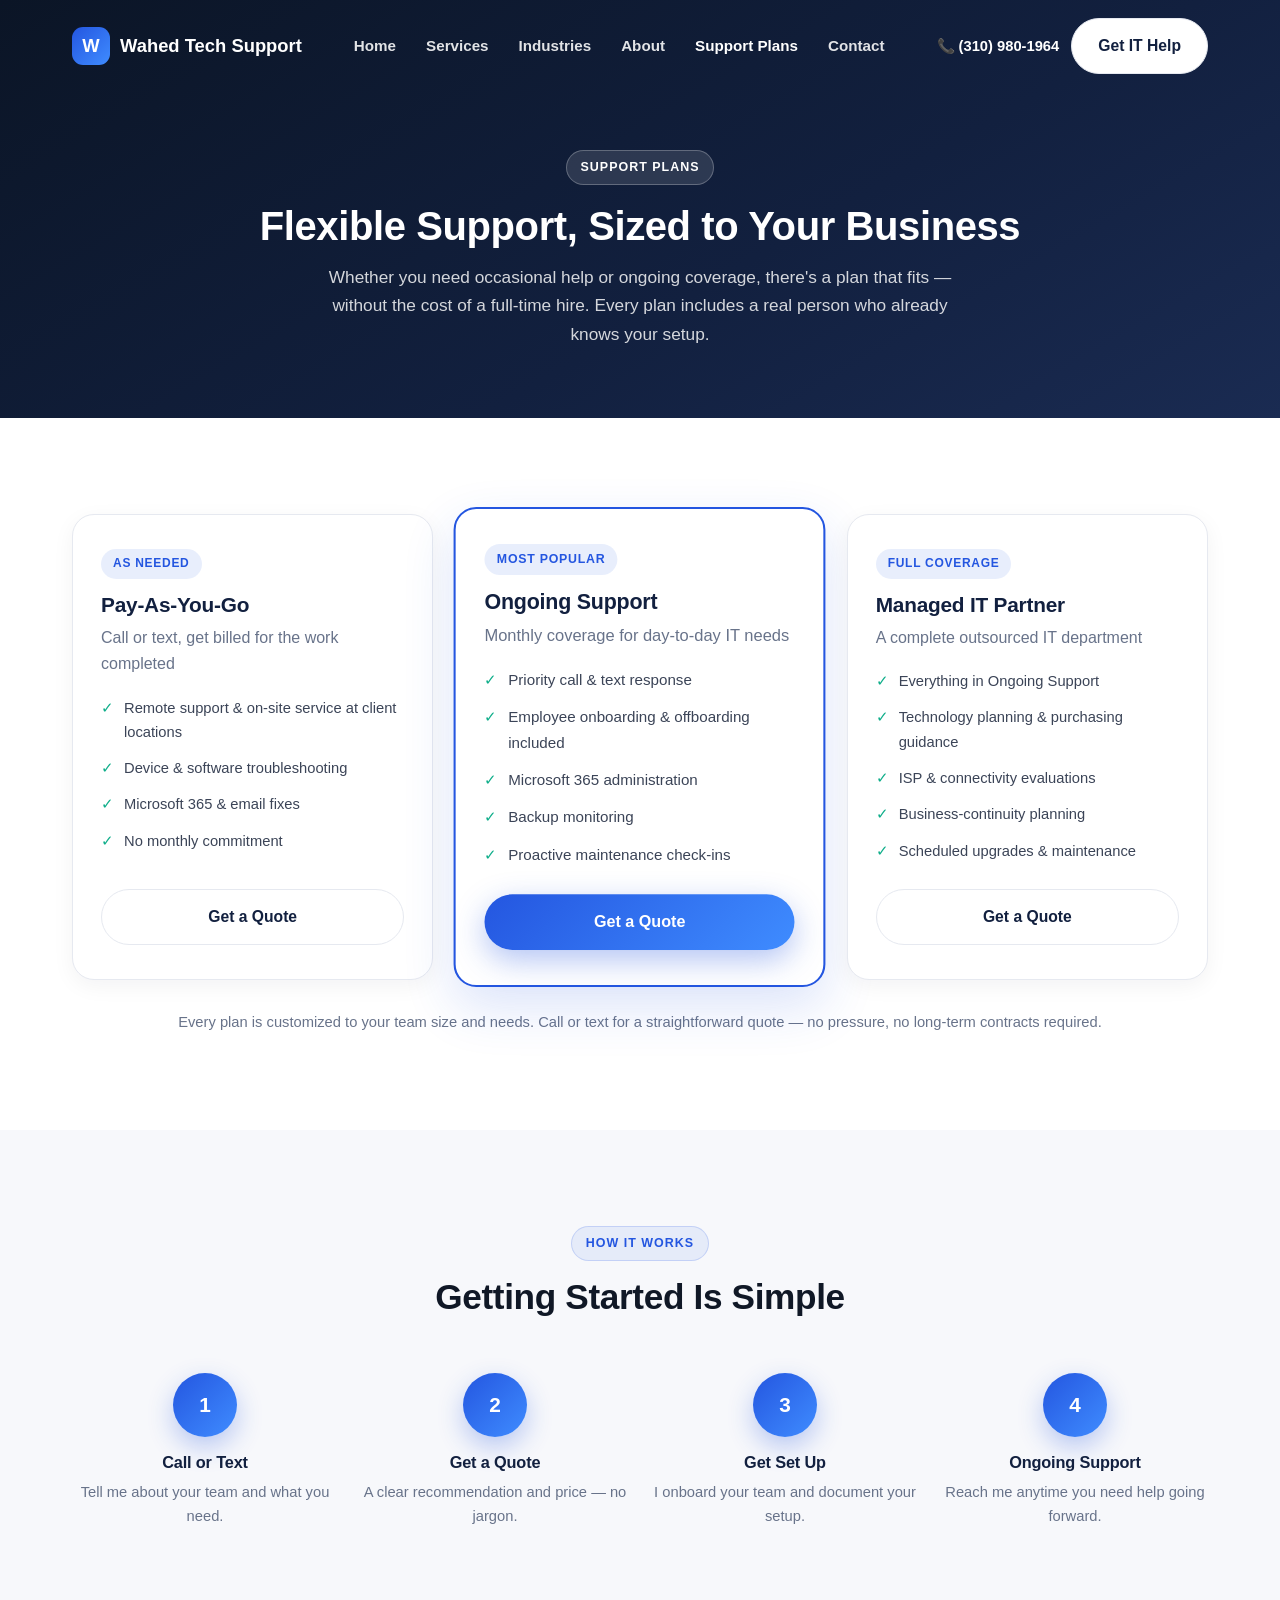
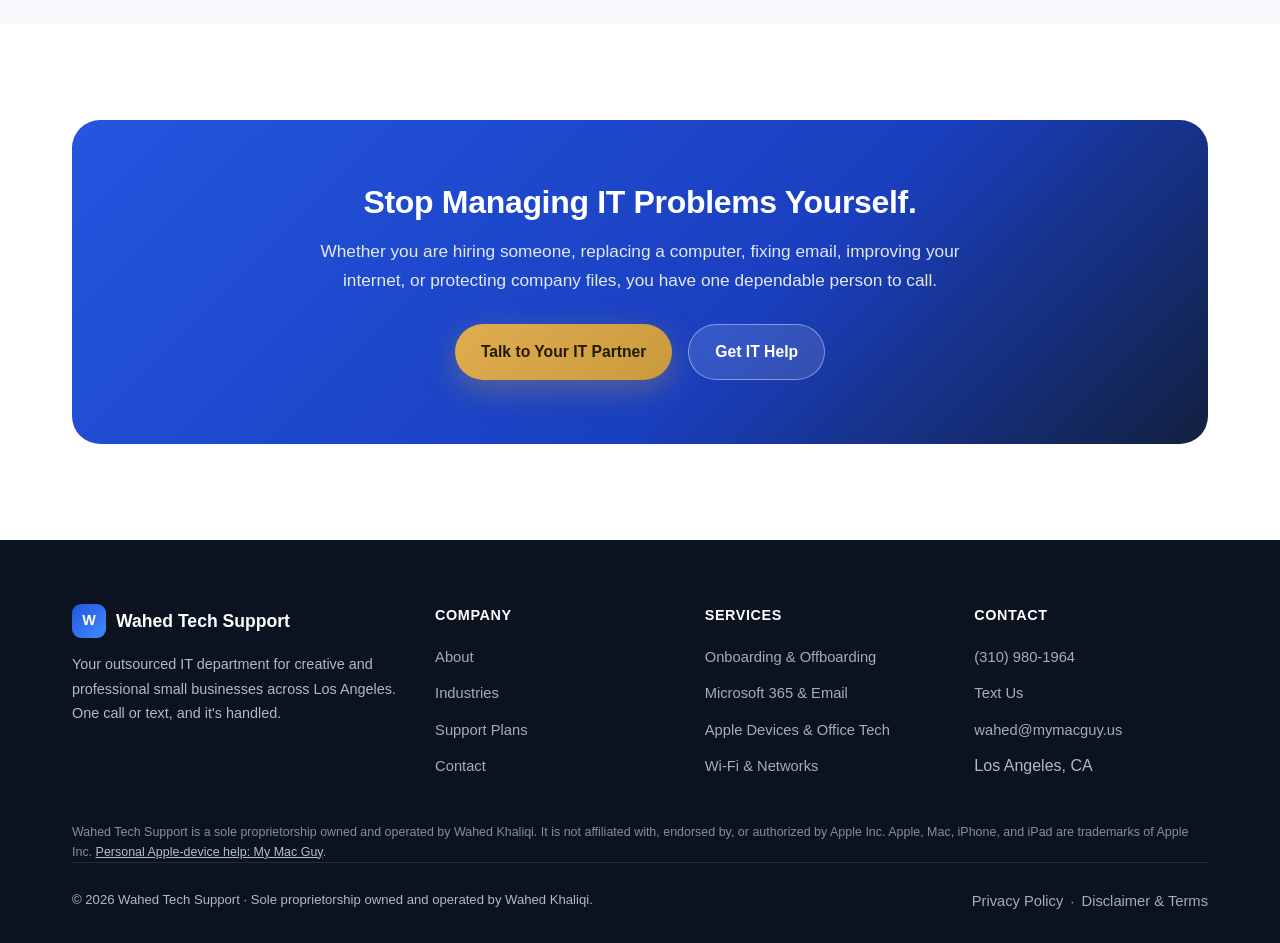
<file: support-plans.html>
<!DOCTYPE html>
<html lang="en">
<head>
<meta charset="UTF-8">
<meta name="viewport" content="width=device-width, initial-scale=1.0">
<link rel="icon" type="image/png" sizes="48x48" href="[data-uri]">
<title>Support Plans | Outsourced IT Support Options | Wahed Tech Support</title>
<meta name="description" content="Flexible outsourced IT support plans for small businesses — from as-needed help to ongoing proactive coverage for Apple devices, Microsoft 365, networks, and backups.">
<meta name="keywords" content="outsourced IT support plans, small business IT support, Microsoft 365 support, Mac business support, IT support pricing">
<link rel="canonical" href="https://mymacguy.us/support-plans.html">
<meta name="robots" content="index, follow">
<meta property="og:type" content="website">
<meta property="og:title" content="Support Plans | Wahed Tech Support">
<meta property="og:description" content="Flexible outsourced IT support plans for small businesses in Los Angeles.">
<meta property="og:url" content="https://mymacguy.us/support-plans.html">
<meta name="twitter:card" content="summary_large_image">
<link rel="stylesheet" href="assets/style.css">
</head>
<body><header class="site">
  <div class="wrap">
    <a href="index.html" class="brand"><span class="mark" aria-hidden="true"></span>Wahed Tech Support</a>
    <nav class="links">
      <a href="index.html">Home</a>
      <a href="services.html">Services</a>
      <a href="industries.html">Industries</a>
      <a href="about.html">About</a>
      <a href="support-plans.html">Support Plans</a>
      <a href="contact.html">Contact</a>
    </nav>
    <div class="nav-cta">
      <a href="tel:+13109801964" class="nav-call">📞 (310) 980-1964</a>
      <a href="contact.html" class="btn btn-outline">Get IT Help</a>
    </div>
    <button class="burger" aria-label="Open menu">
      <svg width="26" height="26" viewBox="0 0 24 24" fill="none" stroke="currentColor" stroke-width="2"><line x1="3" y1="6" x2="21" y2="6"/><line x1="3" y1="12" x2="21" y2="12"/><line x1="3" y1="18" x2="21" y2="18"/></svg>
    </button>
  </div>
</header>
<div class="mobile-menu">
  <button class="close-x" aria-label="Close menu">✕</button>
  <a href="index.html">Home</a>
  <a href="services.html">Services</a>
  <a href="industries.html">Industries</a>
  <a href="about.html">About</a>
  <a href="support-plans.html">Support Plans</a>
  <a href="contact.html">Contact</a>
  <a href="tel:+13109801964" class="btn btn-primary" style="margin-top:14px">Call (310) 980-1964</a>
</div>
<section class="page-hero">
  <div class="wrap">
    <span class="eyebrow">Support Plans</span>
    <h1>Flexible Support, Sized to Your Business</h1>
    <p>Whether you need occasional help or ongoing coverage, there's a plan that fits — without the cost of a full-time hire. Every plan includes a real person who already knows your setup.</p>
  </div>
</section>

<section class="section">
  <div class="wrap">
    <div class="plans-grid">
      <div class="plan reveal">
        <span class="tag">As Needed</span>
        <h3>Pay-As-You-Go</h3>
        <p class="price">Call or text, get billed for the work completed</p>
        <ul>
          <li><span class="ico">✓</span> Remote support &amp; on-site service at client locations</li>
          <li><span class="ico">✓</span> Device &amp; software troubleshooting</li>
          <li><span class="ico">✓</span> Microsoft 365 &amp; email fixes</li>
          <li><span class="ico">✓</span> No monthly commitment</li>
        </ul>
        <a href="contact.html" class="btn btn-outline" style="justify-content:center">Get a Quote</a>
      </div>
      <div class="plan featured reveal">
        <span class="tag">Most Popular</span>
        <h3>Ongoing Support</h3>
        <p class="price">Monthly coverage for day-to-day IT needs</p>
        <ul>
          <li><span class="ico">✓</span> Priority call &amp; text response</li>
          <li><span class="ico">✓</span> Employee onboarding &amp; offboarding included</li>
          <li><span class="ico">✓</span> Microsoft 365 administration</li>
          <li><span class="ico">✓</span> Backup monitoring</li>
          <li><span class="ico">✓</span> Proactive maintenance check-ins</li>
        </ul>
        <a href="contact.html" class="btn btn-primary" style="justify-content:center">Get a Quote</a>
      </div>
      <div class="plan reveal">
        <span class="tag">Full Coverage</span>
        <h3>Managed IT Partner</h3>
        <p class="price">A complete outsourced IT department</p>
        <ul>
          <li><span class="ico">✓</span> Everything in Ongoing Support</li>
          <li><span class="ico">✓</span> Technology planning &amp; purchasing guidance</li>
          <li><span class="ico">✓</span> ISP &amp; connectivity evaluations</li>
          <li><span class="ico">✓</span> Business-continuity planning</li>
          <li><span class="ico">✓</span> Scheduled upgrades &amp; maintenance</li>
        </ul>
        <a href="contact.html" class="btn btn-outline" style="justify-content:center">Get a Quote</a>
      </div>
    </div>
    <p style="text-align:center;color:var(--gray);margin-top:30px;font-size:.92rem">Every plan is customized to your team size and needs. Call or text for a straightforward quote — no pressure, no long-term contracts required.</p>
  </div>
</section>

<section class="section tint">
  <div class="wrap">
    <div class="section-head reveal">
      <span class="eyebrow">How It Works</span>
      <h2>Getting Started Is Simple</h2>
    </div>
    <div class="steps">
      <div class="step reveal"><div class="circ">1</div><h4>Call or Text</h4><p>Tell me about your team and what you need.</p></div>
      <div class="step reveal"><div class="circ">2</div><h4>Get a Quote</h4><p>A clear recommendation and price — no jargon.</p></div>
      <div class="step reveal"><div class="circ">3</div><h4>Get Set Up</h4><p>I onboard your team and document your setup.</p></div>
      <div class="step reveal"><div class="circ">4</div><h4>Ongoing Support</h4><p>Reach me anytime you need help going forward.</p></div>
    </div>
  </div>
</section>

<section class="section">
  <div class="wrap">
    <div class="cta-final reveal">
      <h2>Stop Managing IT Problems Yourself.</h2>
      <p>Whether you are hiring someone, replacing a computer, fixing email, improving your internet, or protecting company files, you have one dependable person to call.</p>
      <div class="btn-row">
        <a href="tel:+13109801964" class="btn btn-gold">Talk to Your IT Partner</a>
        <a href="contact.html" class="btn btn-ghost">Get IT Help</a>
      </div>
    </div>
  </div>
</section>
<footer>
  <div class="wrap">
    <div class="foot-grid">
      <div>
        <div class="foot-brand"><span class="mark" style="width:34px;height:34px;border-radius:9px;background:linear-gradient(135deg,#2456e0,#3f8cff);display:flex;align-items:center;justify-content:center;font-size:.9rem" aria-hidden="true"></span>Wahed Tech Support</div>
        <p style="font-size:.9rem;line-height:1.7">Your outsourced IT department for creative and professional small businesses across Los Angeles. One call or text, and it's handled.</p>
      </div>
      <div>
        <h5>Company</h5>
        <ul>
          <li><a href="about.html">About</a></li>
          <li><a href="industries.html">Industries</a></li>
          <li><a href="support-plans.html">Support Plans</a></li>
          <li><a href="contact.html">Contact</a></li>
        </ul>
      </div>
      <div>
        <h5>Services</h5>
        <ul>
          <li><a href="services.html#onboarding">Onboarding &amp; Offboarding</a></li>
          <li><a href="services.html#microsoft365">Microsoft 365 &amp; Email</a></li>
          <li><a href="services.html#apple">Apple Devices &amp; Office Tech</a></li>
          <li><a href="services.html#network">Wi-Fi &amp; Networks</a></li>
        </ul>
      </div>
      <div>
        <h5>Contact</h5>
        <ul>
          <li><a href="tel:+13109801964">(310) 980-1964</a></li>
          <li><a href="sms:+13109801964">Text Us</a></li>
          <li><a href="mailto:wahed@mymacguy.us">wahed@mymacguy.us</a></li>
          <li>Los Angeles, CA</li>
        </ul>
      </div>
    </div>
    <p class="brand-disclaimer">Wahed Tech Support is a sole proprietorship owned and operated by Wahed Khaliqi. It is not affiliated with, endorsed by, or authorized by Apple Inc. Apple, Mac, iPhone, and iPad are trademarks of Apple Inc. <a href="https://mymacguy.net/">Personal Apple-device help: My Mac Guy</a>.</p>
    <div class="foot-bottom">
      <span>© 2026 Wahed Tech Support · Sole proprietorship owned and operated by Wahed Khaliqi.</span>
      <span><a href="privacy.html">Privacy Policy</a> &nbsp;·&nbsp; <a href="disclaimer.html">Disclaimer &amp; Terms</a></span>
    </div>
  </div>
</footer>
<div class="sticky-call">
  <div class="row">
    <a href="tel:+13109801964" class="btn btn-primary">📞 Call Now</a>
    <a href="sms:+13109801964" class="btn btn-outline">💬 Text</a>
  </div>
</div>
<script src="assets/main.js"></script>
</body>
</html>
</file>
<file: assets/style.css>
:root{
  --ink:#101826; --slate:#3b4457; --gray:#68738a; --line:#e6e9f0; --bg:#f7f8fb;
  --navy:#12203f; --blue:#2456e0; --blue2:#3f8cff; --gold:#c99a3d; --mint:#0fae8a;
  --card:#ffffff;
}
*{box-sizing:border-box;margin:0;padding:0}
html{scroll-behavior:smooth}
body{font-family:-apple-system,BlinkMacSystemFont,"Segoe UI",Inter,Arial,sans-serif;color:var(--ink);background:#fff;line-height:1.65;overflow-x:hidden}
a{color:inherit;text-decoration:none}
img{max-width:100%;display:block}
.wrap{max-width:1180px;margin:0 auto;padding:0 22px}
section{position:relative}
h1,h2,h3,h4{line-height:1.15;font-weight:800;letter-spacing:-.01em}
.eyebrow{display:inline-flex;align-items:center;gap:8px;font-size:.78rem;font-weight:700;letter-spacing:.08em;text-transform:uppercase;color:var(--blue);background:rgba(36,86,224,.08);border:1px solid rgba(36,86,224,.18);padding:6px 14px;border-radius:999px}
.btn{display:inline-flex;align-items:center;gap:8px;padding:14px 26px;border-radius:999px;text-decoration:none;font-weight:700;font-size:.98rem;border:0;cursor:pointer;transition:transform .25s ease,box-shadow .25s ease,background .25s ease}
.btn:hover{transform:translateY(-3px)}
.btn-primary{background:linear-gradient(135deg,var(--blue),var(--blue2));color:#fff;box-shadow:0 10px 30px rgba(36,86,224,.35)}
.btn-primary:hover{box-shadow:0 16px 40px rgba(36,86,224,.45)}
.btn-ghost{background:rgba(255,255,255,.12);color:#fff;border:1px solid rgba(255,255,255,.4)}
.btn-ghost:hover{background:rgba(255,255,255,.2)}
.btn-outline{background:#fff;color:var(--navy);border:1.5px solid var(--line)}
.btn-outline:hover{border-color:var(--blue);color:var(--blue)}
.btn-gold{background:linear-gradient(135deg,#e0ad4e,var(--gold));color:#241a04;box-shadow:0 10px 30px rgba(201,154,61,.35)}

/* NAV */
header.site{position:fixed;top:0;left:0;right:0;z-index:1000;padding:18px 0;transition:background .3s ease,padding .3s ease,box-shadow .3s ease}
header.site .wrap{display:flex;align-items:center;justify-content:space-between}
header.site.solid{background:#fff;padding:12px 0;box-shadow:0 4px 24px rgba(16,24,38,.08)}
.brand{display:flex;align-items:center;gap:10px;font-weight:800;font-size:1.15rem;color:#fff}
header.site.solid .brand{color:var(--navy)}
.brand .mark{width:38px;height:38px;border-radius:11px;background:linear-gradient(135deg,var(--blue),var(--blue2));display:flex;align-items:center;justify-content:center;color:#fff;font-weight:800}
nav.links{display:flex;align-items:center;gap:30px}
nav.links a{color:rgba(255,255,255,.88);font-weight:600;font-size:.95rem}
header.site.solid nav.links a{color:var(--slate)}
nav.links a:hover{color:#fff}
header.site.solid nav.links a:hover{color:var(--blue)}
nav.links a.active{color:#fff}
header.site.solid nav.links a.active{color:var(--blue)}
.nav-cta{display:flex;align-items:center;gap:12px}
.nav-call{display:flex;align-items:center;gap:8px;font-weight:700;color:#fff;font-size:.92rem}
header.site.solid .nav-call{color:var(--navy)}
.burger{display:none;background:none;border:0;cursor:pointer;color:#fff}
header.site.solid .burger{color:var(--navy)}
.mobile-menu{display:none;position:fixed;inset:0;background:#0e1626;z-index:1200;padding:26px;flex-direction:column;gap:24px}
.mobile-menu.open{display:flex}
.mobile-menu a{color:#fff;font-size:1.2rem;font-weight:700}
.mobile-menu .close-x{align-self:flex-end;background:none;border:0;color:#fff;cursor:pointer}

@media(max-width:880px){
  nav.links{display:none}
  .nav-cta .btn-ghost, .nav-cta .btn-outline{display:none}
  .burger{display:block}
}

/* HERO */
.hero{position:relative;padding:170px 0 110px;background:radial-gradient(1100px 600px at 15% -10%,rgba(63,140,255,.35),transparent 60%),linear-gradient(150deg,#0b1526 0%,#12203f 55%,#1a2b52 100%);overflow:hidden;color:#fff}
.hero .blob{position:absolute;border-radius:50%;filter:blur(60px);opacity:.5;animation:float 12s ease-in-out infinite}
.hero .b1{width:360px;height:360px;background:var(--blue2);top:-80px;right:-60px}
.hero .b2{width:280px;height:280px;background:var(--gold);bottom:-60px;left:10%;animation-delay:2s}
.hero .b3{width:220px;height:220px;background:var(--mint);top:40%;right:20%;animation-delay:4s}
@keyframes float{0%,100%{transform:translateY(0) translateX(0)}50%{transform:translateY(-26px) translateX(18px)}}
.hero-grid{position:relative;z-index:2;display:grid;grid-template-columns:1.1fr .9fr;gap:50px;align-items:center}
@media(max-width:940px){.hero-grid{grid-template-columns:1fr}}
.hero h1{font-size:3rem;color:#fff;margin-bottom:20px}
@media(max-width:600px){.hero h1{font-size:2.1rem}}
.hero p.lead{font-size:1.18rem;color:rgba(255,255,255,.85);max-width:560px;margin-bottom:30px}
.hero-actions{display:flex;gap:16px;flex-wrap:wrap;margin-bottom:28px}
.hero-trust{display:flex;gap:22px;flex-wrap:wrap;color:rgba(255,255,255,.75);font-size:.88rem}
.hero-trust span{display:flex;align-items:center;gap:8px}
.hero-card{background:rgba(255,255,255,.08);border:1px solid rgba(255,255,255,.18);border-radius:22px;padding:30px;backdrop-filter:blur(10px);animation:reveal-in 1s ease}
.hero-card h3{color:#fff;font-size:1.05rem;margin-bottom:14px}
.hero-card ul{list-style:none;display:flex;flex-direction:column;gap:12px}
.hero-card li{display:flex;gap:10px;color:rgba(255,255,255,.9);font-size:.94rem;align-items:flex-start}
.hero-card li .ico{color:var(--mint);flex-shrink:0}
@keyframes reveal-in{from{opacity:0;transform:translateY(20px)}to{opacity:1;transform:translateY(0)}}

/* SECTIONS */
.section{padding:96px 0}
.section.tint{background:var(--bg)}
.section.dark{background:linear-gradient(160deg,#0e1626,#182848);color:#fff}
.section-head{text-align:center;max-width:720px;margin:0 auto 56px}
.section-head h2{font-size:2.2rem;margin:16px 0}
.section-head p{color:var(--gray);font-size:1.08rem}
.section.dark .section-head p{color:rgba(255,255,255,.75)}

.reveal{opacity:0;transform:translateY(24px);transition:opacity .7s ease,transform .7s ease}
.reveal.in{opacity:1;transform:translateY(0)}

/* Common requests message bubbles */
.msg-grid{display:grid;grid-template-columns:repeat(2,1fr);gap:18px}
@media(max-width:760px){.msg-grid{grid-template-columns:1fr}}
.msg{background:#fff;border:1px solid var(--line);border-radius:18px;padding:20px 22px;display:flex;gap:14px;align-items:flex-start;box-shadow:0 6px 20px rgba(16,24,38,.04);transition:transform .3s ease,box-shadow .3s ease}
.msg:hover{transform:translateY(-4px);box-shadow:0 14px 34px rgba(16,24,38,.09)}
.msg .bub{width:38px;height:38px;border-radius:50%;background:linear-gradient(135deg,var(--blue),var(--blue2));flex-shrink:0;display:flex;align-items:center;justify-content:center;color:#fff;font-weight:800;font-size:.9rem}
.msg p{font-weight:600;color:var(--navy);font-size:.98rem}
.msg-follow{text-align:center;margin-top:34px;font-size:1.15rem;font-weight:700;color:var(--navy)}

/* Cards / grids */
.grid3{display:grid;grid-template-columns:repeat(3,1fr);gap:26px}
.grid2{display:grid;grid-template-columns:repeat(2,1fr);gap:26px}
@media(max-width:900px){.grid3{grid-template-columns:1fr 1fr}}
@media(max-width:640px){.grid3,.grid2{grid-template-columns:1fr}}
.card{background:#fff;border:1px solid var(--line);border-radius:20px;padding:30px;box-shadow:0 6px 22px rgba(16,24,38,.05);transition:transform .3s ease,box-shadow .3s ease}
.card:hover{transform:translateY(-6px);box-shadow:0 20px 44px rgba(16,24,38,.1)}
.card .ic{width:52px;height:52px;border-radius:14px;background:linear-gradient(135deg,var(--blue),var(--blue2));display:flex;align-items:center;justify-content:center;color:#fff;margin-bottom:18px}
.card h3{font-size:1.12rem;margin-bottom:10px;color:var(--navy)}
.card p{color:var(--gray);font-size:.96rem}
.card ul{margin-top:14px;padding-left:18px;color:var(--slate);font-size:.92rem}
.card ul li{margin-bottom:6px}

/* Who I help chips */
.chip-row{display:flex;flex-wrap:wrap;gap:14px;justify-content:center}
.chip{background:#fff;border:1px solid var(--line);border-radius:14px;padding:16px 22px;font-weight:700;color:var(--navy);display:flex;align-items:center;gap:10px;box-shadow:0 4px 14px rgba(16,24,38,.05)}

/* Why choose / features list */
.feat-list{display:grid;grid-template-columns:1fr 1fr;gap:22px}
@media(max-width:700px){.feat-list{grid-template-columns:1fr}}
.feat{display:flex;gap:16px;align-items:flex-start;background:rgba(255,255,255,.06);border:1px solid rgba(255,255,255,.12);border-radius:16px;padding:20px}
.feat .n{width:34px;height:34px;border-radius:50%;background:linear-gradient(135deg,var(--gold),#e0ad4e);color:#241a04;font-weight:800;display:flex;align-items:center;justify-content:center;flex-shrink:0}
.feat h4{color:#fff;font-size:1rem;margin-bottom:6px}
.feat p{color:rgba(255,255,255,.72);font-size:.92rem}

/* How it works steps */
.steps{display:grid;grid-template-columns:repeat(4,1fr);gap:24px;counter-reset:step}
@media(max-width:900px){.steps{grid-template-columns:1fr 1fr}}
@media(max-width:560px){.steps{grid-template-columns:1fr}}
.step{text-align:center}
.step .circ{width:64px;height:64px;border-radius:50%;background:linear-gradient(135deg,var(--blue),var(--blue2));color:#fff;font-weight:800;font-size:1.3rem;display:flex;align-items:center;justify-content:center;margin:0 auto 16px;box-shadow:0 10px 26px rgba(36,86,224,.3)}
.step h4{font-size:1.02rem;margin-bottom:8px;color:var(--navy)}
.step p{color:var(--gray);font-size:.92rem}

/* Reviews */
.rev-grid{display:grid;grid-template-columns:repeat(3,1fr);gap:24px}
@media(max-width:900px){.rev-grid{grid-template-columns:1fr}}
.rev{background:#fff;border:1px solid var(--line);border-radius:18px;padding:26px;box-shadow:0 6px 20px rgba(16,24,38,.05)}
.rev .stars{color:var(--gold);letter-spacing:2px;margin-bottom:12px}
.rev p{color:var(--slate);font-size:.95rem;margin-bottom:16px;font-style:italic}
.rev .who{font-weight:700;color:var(--navy);font-size:.9rem}
.rev .who span{display:block;font-weight:500;color:var(--gray);font-size:.82rem;font-style:normal}

/* Partners */
.partner-row{display:flex;flex-wrap:wrap;gap:18px;justify-content:center;align-items:center}
.partner-badge{border:1px solid var(--line);border-radius:12px;padding:14px 24px;font-weight:700;color:var(--slate);background:#fff}

/* Trust bar */
.trust-bar{display:flex;flex-wrap:wrap;gap:14px;justify-content:center;margin-top:30px}
.trust-pill{background:rgba(255,255,255,.08);border:1px solid rgba(255,255,255,.2);color:#fff;padding:9px 18px;border-radius:999px;font-size:.85rem;font-weight:600;display:flex;align-items:center;gap:8px}

/* CTA final */
.cta-final{background:linear-gradient(135deg,var(--blue),#1a3fbf 60%,var(--navy));border-radius:28px;padding:64px 50px;text-align:center;color:#fff;position:relative;overflow:hidden}
.cta-final h2{font-size:2rem;margin-bottom:16px}
.cta-final p{color:rgba(255,255,255,.88);max-width:640px;margin:0 auto 30px;font-size:1.08rem}
.cta-final .btn-row{display:flex;gap:16px;justify-content:center;flex-wrap:wrap}

/* Footer */
footer{background:#0b1220;color:rgba(255,255,255,.7);padding:64px 0 30px}
.foot-grid{display:grid;grid-template-columns:1.4fr 1fr 1fr 1fr;gap:36px;margin-bottom:44px}
@media(max-width:800px){.foot-grid{grid-template-columns:1fr 1fr}}
@media(max-width:520px){.foot-grid{grid-template-columns:1fr}}
footer h5{color:#fff;font-size:.9rem;margin-bottom:16px;letter-spacing:.04em;text-transform:uppercase}
footer ul{list-style:none;display:flex;flex-direction:column;gap:10px}
footer a{color:rgba(255,255,255,.65);font-size:.92rem}
footer a:hover{color:#fff}
.foot-brand{display:flex;align-items:center;gap:10px;font-weight:800;color:#fff;font-size:1.1rem;margin-bottom:14px}
.foot-bottom{border-top:1px solid rgba(255,255,255,.1);padding-top:26px;display:flex;justify-content:space-between;flex-wrap:wrap;gap:12px;font-size:.82rem}

/* Sticky mobile call bar */
.sticky-call{position:fixed;bottom:0;left:0;right:0;z-index:900;display:none;background:#fff;border-top:1px solid var(--line);padding:12px 16px;box-shadow:0 -6px 20px rgba(16,24,38,.1)}
.sticky-call .row{display:flex;gap:10px}
.sticky-call .btn{flex:1;justify-content:center;padding:13px}
@media(max-width:760px){.sticky-call{display:block}body{padding-bottom:76px}}

/* Page hero (interior pages) */
.page-hero{padding:150px 0 70px;background:linear-gradient(150deg,#0b1526,#12203f 60%,#1a2b52);color:#fff;text-align:center}
.page-hero .eyebrow{background:rgba(255,255,255,.12);border-color:rgba(255,255,255,.25);color:#fff}
.page-hero h1{font-size:2.5rem;margin:18px 0 14px}
.page-hero p{color:rgba(255,255,255,.82);max-width:640px;margin:0 auto;font-size:1.08rem}

/* Table (support plans) */
.plans-grid{display:grid;grid-template-columns:repeat(3,1fr);gap:26px}
@media(max-width:900px){.plans-grid{grid-template-columns:1fr}}
.plan{background:#fff;border:1px solid var(--line);border-radius:22px;padding:34px 28px;box-shadow:0 6px 22px rgba(16,24,38,.05);display:flex;flex-direction:column}
.plan.featured{border:2px solid var(--blue);box-shadow:0 20px 50px rgba(36,86,224,.16);transform:scale(1.03)}
.plan .tag{align-self:flex-start;background:rgba(36,86,224,.1);color:var(--blue);font-size:.75rem;font-weight:800;letter-spacing:.06em;text-transform:uppercase;padding:5px 12px;border-radius:999px;margin-bottom:14px}
.plan h3{font-size:1.3rem;margin-bottom:8px;color:var(--navy)}
.plan .price{font-size:1rem;color:var(--gray);margin-bottom:18px}
.plan ul{list-style:none;display:flex;flex-direction:column;gap:12px;margin-bottom:26px;flex:1}
.plan ul li{display:flex;gap:10px;font-size:.92rem;color:var(--slate)}
.plan ul li .ico{color:var(--mint);flex-shrink:0}

/* Contact page */
.contact-grid{display:grid;grid-template-columns:1fr 1fr;gap:40px}
@media(max-width:860px){.contact-grid{grid-template-columns:1fr}}
.contact-card{background:#fff;border:1px solid var(--line);border-radius:20px;padding:32px;box-shadow:0 6px 22px rgba(16,24,38,.05)}
.contact-method{display:flex;gap:16px;align-items:center;padding:18px 0;border-bottom:1px solid var(--line)}
.contact-method:last-child{border-bottom:0}
.contact-method .ic{width:48px;height:48px;border-radius:12px;background:linear-gradient(135deg,var(--blue),var(--blue2));display:flex;align-items:center;justify-content:center;color:#fff;flex-shrink:0}
.contact-method h4{font-size:1rem;color:var(--navy);margin-bottom:4px}
.contact-method a,.contact-method span{color:var(--gray);font-size:.92rem}
.map-frame{border-radius:20px;overflow:hidden;border:1px solid var(--line);height:100%;min-height:340px}
.map-frame iframe{width:100%;height:100%;min-height:340px;border:0}

/* form */
.cform{display:flex;flex-direction:column;gap:16px}
.cform label{font-size:.85rem;font-weight:700;color:var(--navy);margin-bottom:6px;display:block}
.cform input,.cform select,.cform textarea{width:100%;padding:13px 16px;border-radius:12px;border:1.5px solid var(--line);font-size:.95rem;font-family:inherit;background:#fbfcfe}
.cform input:focus,.cform select:focus,.cform textarea:focus{outline:none;border-color:var(--blue)}
.cform textarea{resize:vertical;min-height:110px}

/* Legal pages */
.legal{padding:150px 0 90px;max-width:820px;margin:0 auto}
.legal h1{font-size:2.1rem;margin-bottom:10px}
.legal .updated{color:var(--gray);font-size:.9rem;margin-bottom:36px}
.legal h2{font-size:1.3rem;margin:34px 0 12px;color:var(--navy)}
.legal p,.legal li{color:var(--slate);font-size:.98rem;margin-bottom:14px}
.legal ul{padding-left:22px}

/* Brand verification and accessibility */
.mark::before{content:"W"}
.business-identity{margin-bottom:18px;padding:16px 18px;border:1px solid var(--line);border-radius:14px;background:var(--bg);color:var(--slate);font-size:.94rem;line-height:1.7}
.brand-disclaimer{flex-basis:100%;font-size:.78rem;line-height:1.55;color:rgba(255,255,255,.52)}
.brand-disclaimer a{font-size:inherit;color:rgba(255,255,255,.72);text-decoration:underline}
</file>
